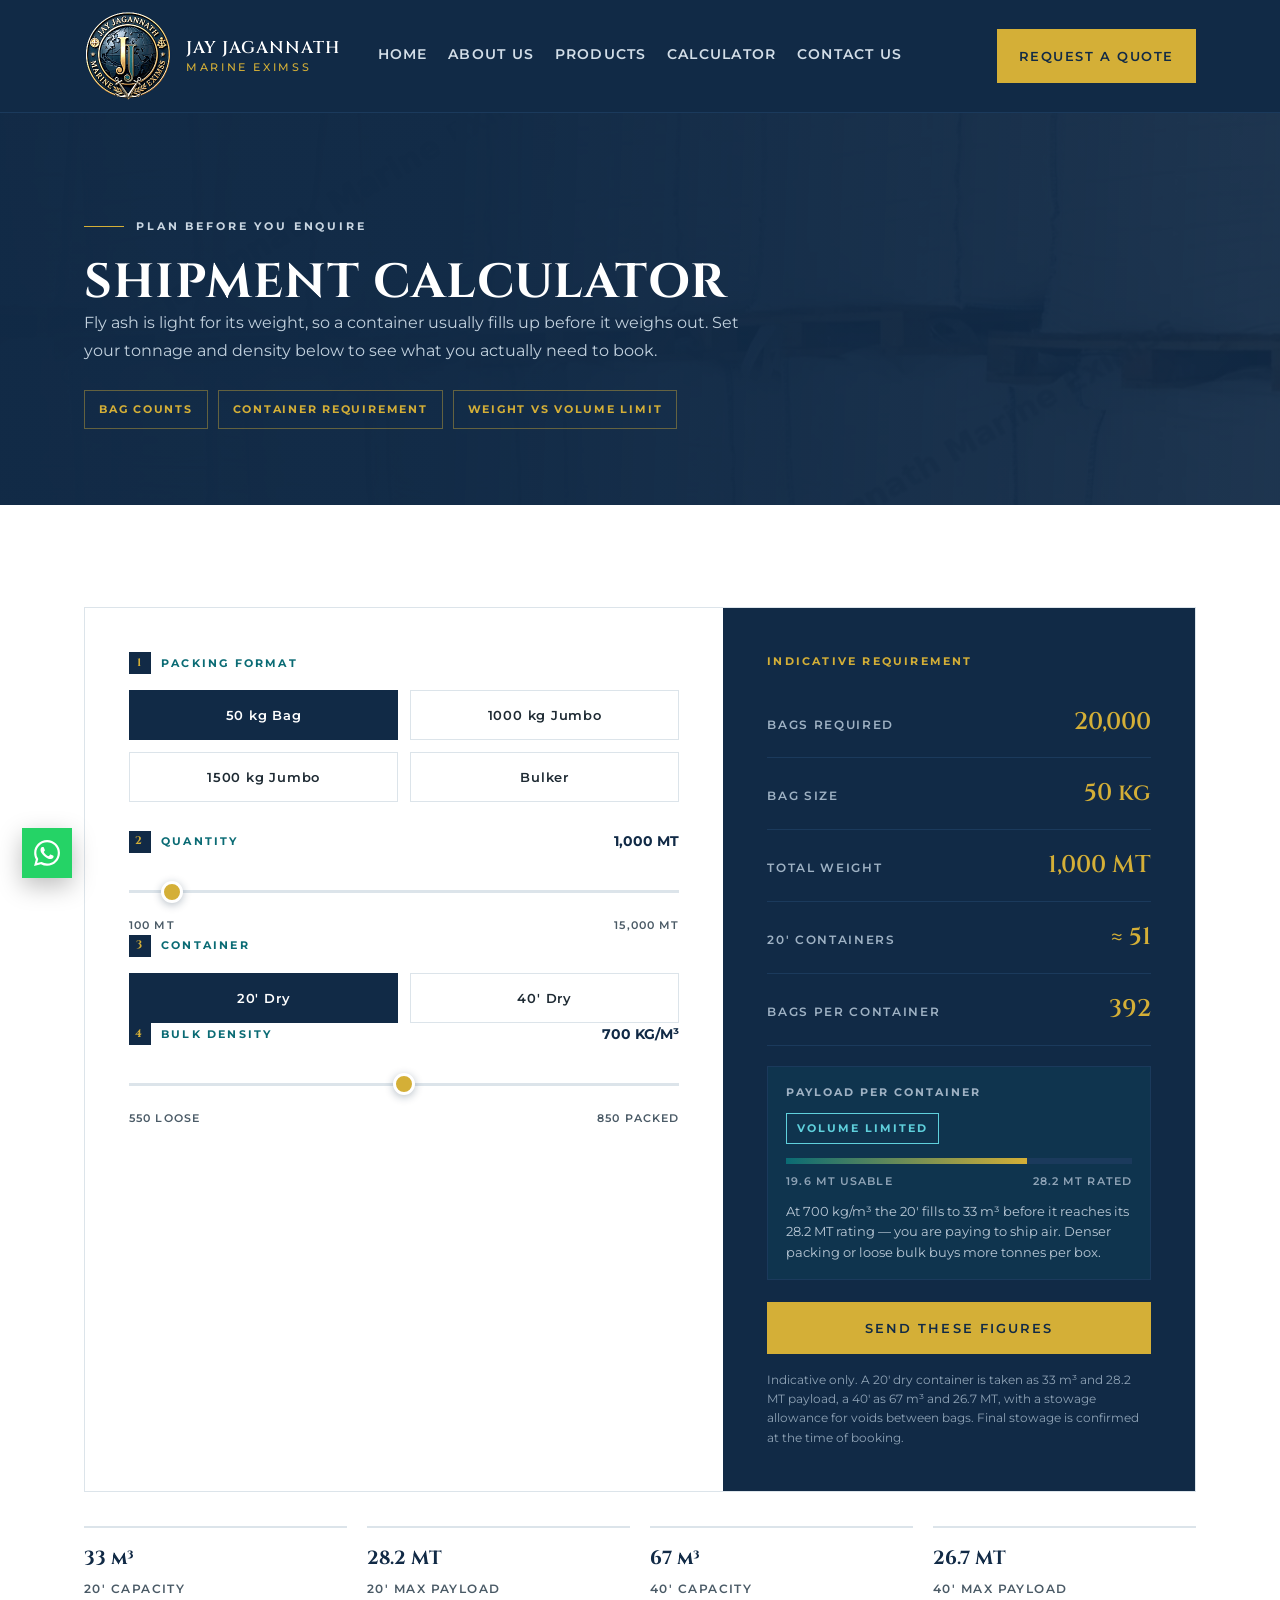
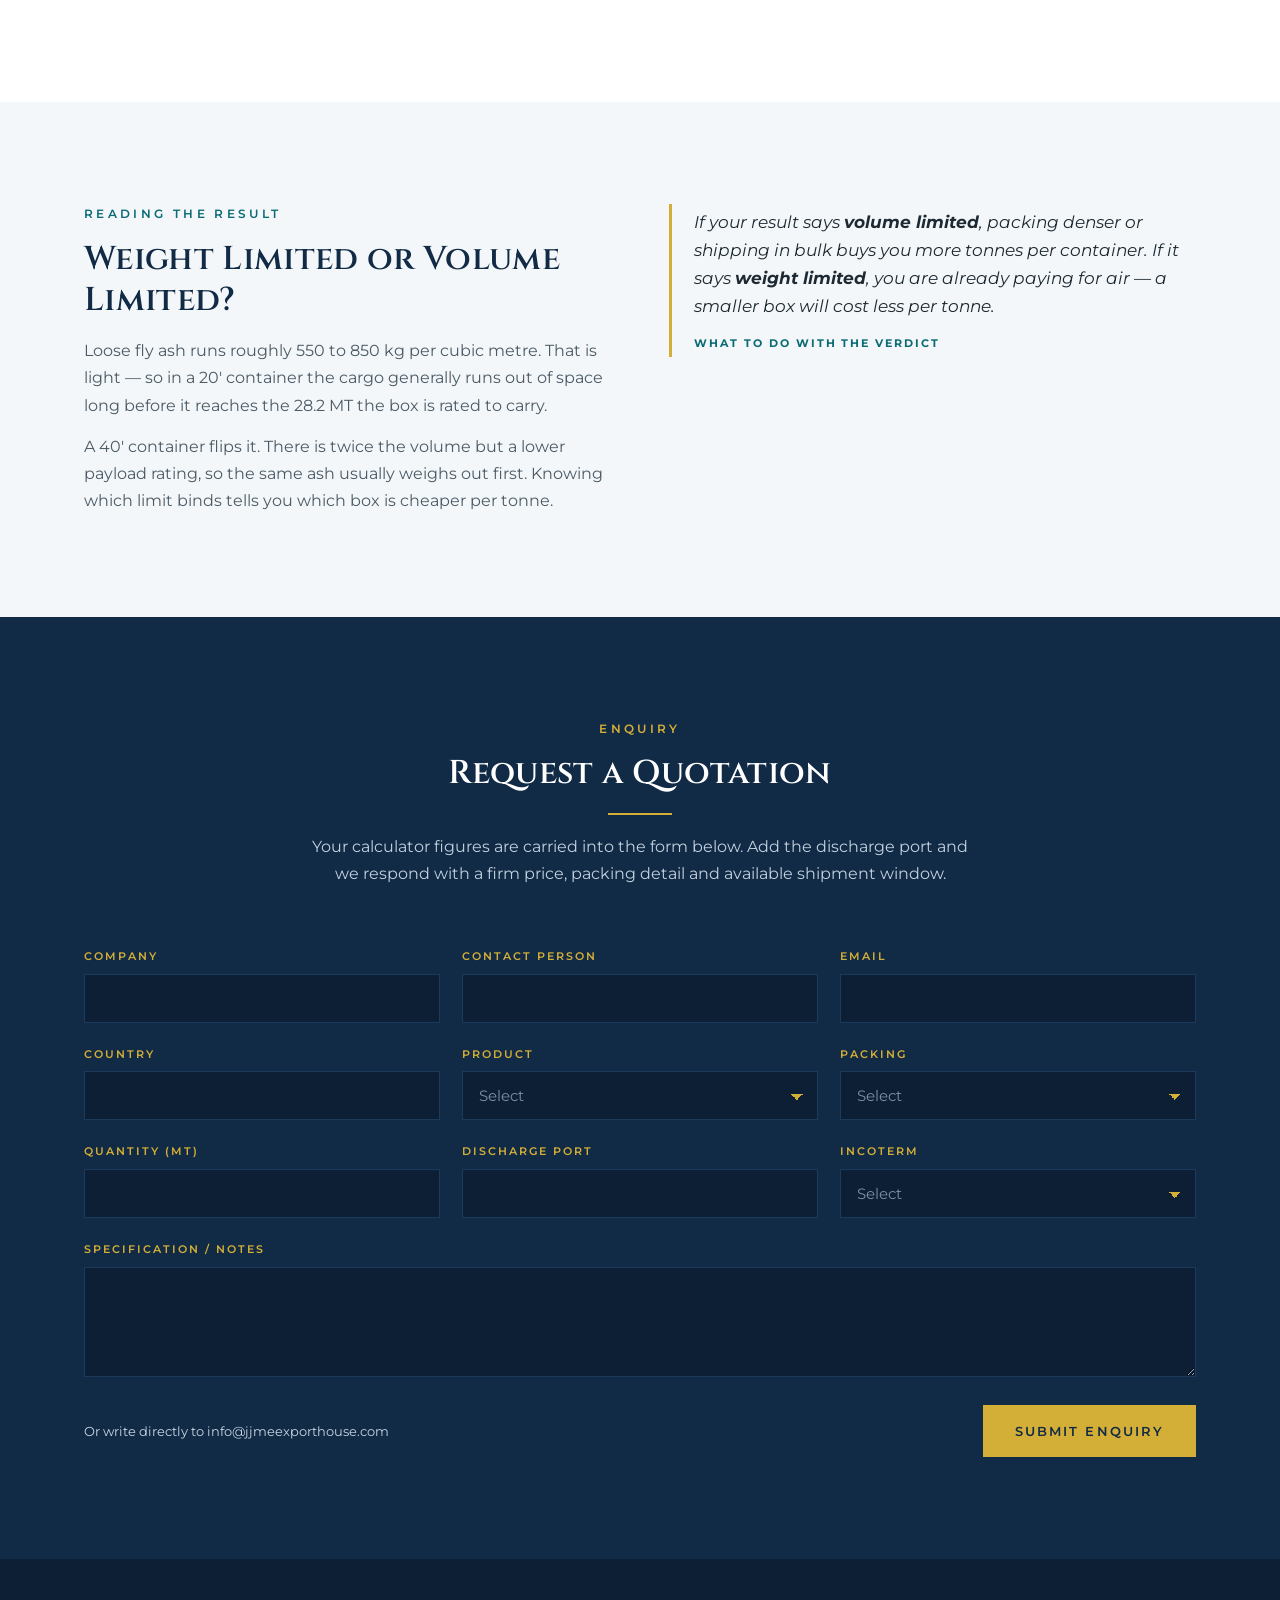
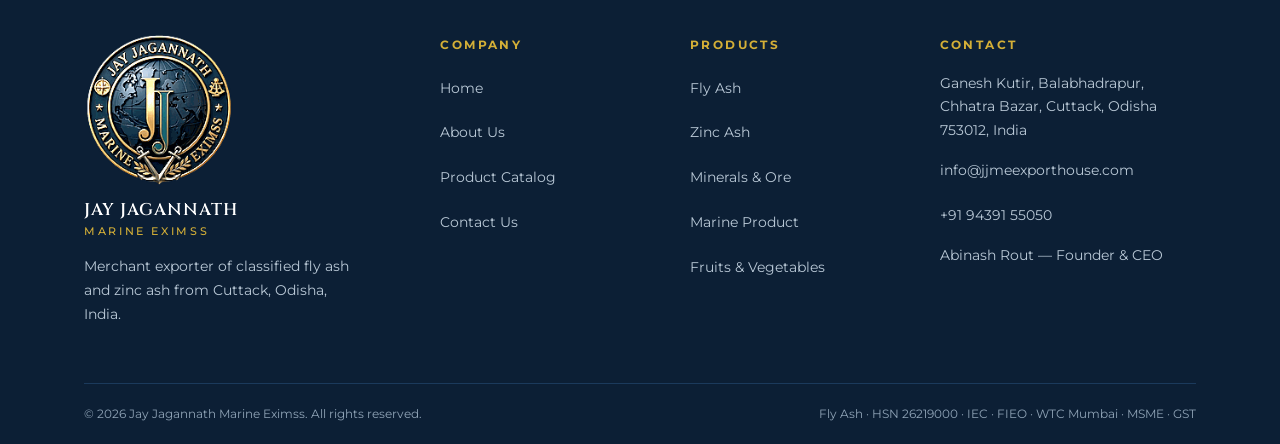
<file: calculator.html>
<!DOCTYPE html>
<html lang="en">
<head>
<meta charset="utf-8">
<meta name="viewport" content="width=device-width, initial-scale=1">
<title>Shipment Calculator — Bags, Containers &amp; Payload | Jay Jagannath Marine Eximss</title>
<meta name="description" content="Work out bag counts, container requirement and payload per container for a fly ash shipment, including whether your load is weight limited or volume limited.">
<meta name="theme-color" content="#112A46">
<link rel="canonical" href="https://www.jayjagannathmarineexim.com/calculator">

<!-- ═══ ICONS ═══ -->
<link rel="icon" type="image/png" sizes="32x32" href="assets/img/favicon-32.png">
<link rel="apple-touch-icon" href="assets/img/apple-touch-icon.png">
<link rel="manifest" href="site.webmanifest">

<!-- ═══ SOCIAL ═══ -->
<meta property="og:type" content="website">
<meta property="og:site_name" content="Jay Jagannath Marine Eximss">
<meta property="og:title" content="Shipment Calculator — Bags, Containers &amp; Payload">
<meta property="og:description" content="Bag counts, container requirement and payload per container for a fly ash shipment.">
<meta property="og:url" content="https://www.jayjagannathmarineexim.com/calculator">
<meta property="og:image" content="https://www.jayjagannathmarineexim.com/assets/img/og-image.jpg">
<meta name="twitter:card" content="summary_large_image">

<!-- ═══ FONTS ═══ -->
<link rel="preconnect" href="https://fonts.googleapis.com">
<link rel="preconnect" href="https://fonts.gstatic.com" crossorigin>
<link href="https://fonts.googleapis.com/css2?family=Cinzel:wght@400;500;600;700&family=Montserrat:wght@400;500;600;700&display=swap" rel="stylesheet">

<!-- ═══ STYLES ═══ -->
<link rel="stylesheet" href="assets/css/styles.css">
</head>
<body>

<div id="prog"></div>

<!-- ═══ HEADER ═══ -->
<header class="hdr">
  <div class="wrap">
    <a class="brand" href="home.html">
      <img src="assets/img/logo.png" srcset="assets/img/logo-56.png 56w, assets/img/logo-64.png 64w, assets/img/logo-88.png 88w, assets/img/logo-128.png 128w, assets/img/logo-176.png 176w, assets/img/logo.png 320w" sizes="(max-width:360px) 50px, (max-width:480px) 56px, (max-width:1080px) 64px, 88px" alt="Jay Jagannath Marine Eximss" width="320" height="320" fetchpriority="high" decoding="async">
      <span class="brand-tx">Jay Jagannath<small>Marine Eximss</small></span>
    </a>
    <nav class="mainnav">
      <a href="home.html">Home</a>
      <a href="about.html">About Us</a>
      <a href="product.html">Products</a>
      <a href="calculator.html" aria-current="page">Calculator</a>
      <a href="contact.html">Contact Us</a>
    </nav>
    <a class="btn btn-gold" href="#enquiry">Request a Quote</a>
    <button id="burger" aria-expanded="false" aria-controls="drawer">Menu</button>
  </div>
  <div id="drawer">
    <a href="home.html">Home</a>
    <a href="about.html">About Us</a>
    <a href="product.html">Products</a>
    <a href="calculator.html">Calculator</a>
    <a href="contact.html">Contact Us</a>
    <a href="#enquiry">Request a Quote</a>
  </div></header>

<!-- ═══ PAGE BANNER ═══ -->
<section class="phero on-navy" id="top">
  <div class="phero-ph">
    <img src="assets/img/jumbo-bag-loading.jpg" alt="" width="1000" height="752" decoding="async">
  </div>
  <div class="wrap">
    <p class="eyebrow up" style="animation-delay:.05s"><i></i>Plan Before You Enquire</p>
    <h1 class="up" style="animation-delay:.14s">Shipment Calculator</h1>
    <p class="lead up" style="animation-delay:.26s">Fly ash is light for its weight, so a container usually fills up before it weighs out. Set your tonnage and density below to see what you actually need to book.</p>
    <div class="pchips up" style="animation-delay:.38s">
      <span>Bag counts</span>
      <span>Container requirement</span>
      <span>Weight vs volume limit</span>
    </div>
  </div>
</section>

<!-- ═══ CALCULATOR ═══ -->
<section class="sec" id="calc">
  <div class="wrap">
    <div class="calc rv">
      <div class="calc-in">
        <p class="calc-step"><i>1</i>Packing Format</p>
        <div class="opts" id="opts">
          <button type="button" class="opt on" data-kg="50">50 kg Bag</button>
          <button type="button" class="opt" data-kg="1000">1000 kg Jumbo</button>
          <button type="button" class="opt" data-kg="1500">1500 kg Jumbo</button>
          <button type="button" class="opt" data-kg="0">Bulker</button>
        </div>

        <p class="calc-step"><i>2</i>Quantity <b><span id="qLab">1,000</span> MT</b></p>
        <input id="qty" type="range" min="100" max="15000" step="100" value="1000" aria-label="Quantity in metric tonnes">
        <div class="ticks"><span>100 MT</span><span>15,000 MT</span></div>

        <div id="ctrGroup">
          <p class="calc-step"><i>3</i>Container</p>
          <div class="seg" id="ctr">
            <button type="button" class="opt on" data-c="20">20′ Dry</button>
            <button type="button" class="opt" data-c="40">40′ Dry</button>
          </div>

          <p class="calc-step"><i>4</i>Bulk Density <b><span id="dLab">700</span> kg/m³</b></p>
          <input id="dens" type="range" min="550" max="850" step="10" value="700" aria-label="Bulk density in kilograms per cubic metre">
          <div class="ticks"><span>550 loose</span><span>850 packed</span></div>
        </div>
      </div>

      <div class="calc-out">
        <p class="calc-lbl" style="color:var(--gold)">Indicative Requirement</p>
        <div class="calc-rows" id="calcRows"></div>

        <div class="cap" id="cap">
          <div class="cap-h">
            <span>Payload per container</span>
            <span class="cap-tag" id="capTag">—</span>
          </div>
          <div class="cap-bar"><span id="capBar"></span></div>
          <div class="cap-lb"><span id="capA">—</span><span id="capB">—</span></div>
          <p id="capNote"></p>
        </div>

        <button class="btn btn-gold" id="calcCta" style="width:100%;margin-top:22px">Send These Figures</button>
        <p class="calc-note">Indicative only. A 20′ dry container is taken as 33 m³ and 28.2 MT payload, a 40′ as 67 m³ and 26.7 MT, with a stowage allowance for voids between bags. Final stowage is confirmed at the time of booking.</p>
      </div>
    </div>

    <div class="assum" data-stagger>
      <div class="rv"><b>33 m³</b><span>20′ capacity</span></div>
      <div class="rv"><b>28.2 MT</b><span>20′ max payload</span></div>
      <div class="rv"><b>67 m³</b><span>40′ capacity</span></div>
      <div class="rv"><b>26.7 MT</b><span>40′ max payload</span></div>
    </div>
  </div>
</section>

<!-- ═══ WHY IT MATTERS ═══ -->
<section class="sec tint" id="why">
  <div class="wrap">
    <div class="why">
      <div class="rv">
        <p class="kicker">Reading the Result</p>
        <h2>Weight Limited or Volume Limited?</h2>
        <p class="lead" style="margin-top:16px">Loose fly ash runs roughly 550 to 850 kg per cubic metre. That is light — so in a 20′ container the cargo generally runs out of space long before it reaches the 28.2 MT the box is rated to carry.</p>
        <p class="lead" style="margin-top:14px">A 40′ container flips it. There is twice the volume but a lower payload rating, so the same ash usually weighs out first. Knowing which limit binds tells you which box is cheaper per tonne.</p>
      </div>
      <div class="rv d1">
        <div class="why-note">
          <p>If your result says <b>volume limited</b>, packing denser or shipping in bulk buys you more tonnes per container. If it says <b>weight limited</b>, you are already paying for air — a smaller box will cost less per tonne.</p>
          <cite>What to do with the verdict</cite>
        </div>
      </div>
    </div>
  </div>
</section>

<!-- ═══ ENQUIRY ═══ -->
<section class="sec navy on-navy" id="enquiry">
  <div class="wrap">
    <div class="sec-head">
      <p class="kicker rv">Enquiry</p>
      <h2 class="rv">Request a Quotation</h2>
      <div class="rule"></div>
      <p class="lead rv d1" style="margin-top:18px">Your calculator figures are carried into the form below. Add the discharge port and we respond with a firm price, packing detail and available shipment window.</p>
    </div>
    <form id="form" novalidate class="rv d1">
      <div class="enq-grid">
        <div class="fld"><label for="a">Company</label><input id="a" name="company" type="text" autocomplete="organization"></div>
        <div class="fld"><label for="b">Contact Person</label><input id="b" name="contactPerson" type="text" autocomplete="name"></div>
        <div class="fld"><label for="c">Email</label><input id="c" name="email" type="email" autocomplete="email"></div>
        <div class="fld"><label for="d">Country</label><input id="d" name="country" type="text" autocomplete="country-name"></div>
        <div class="fld"><label for="e">Product</label><select id="e" name="product">
          <option value="" disabled selected>Select</option>
          <option>Fly Ash — Class F</option><option>Fly Ash — Class C</option><option>Bottom Ash</option>
          <option>Pond Ash</option><option>Zinc Ash</option><option>Other</option></select></div>
        <div class="fld"><label for="f2">Packing</label><select id="f2" name="packing">
          <option value="" disabled selected>Select</option>
          <option>50 kg Bag</option><option>1000 kg Jumbo Bag</option><option>1500 kg Jumbo Bag</option>
          <option>Bulker</option><option>Please Advise</option></select></div>
        <div class="fld"><label for="g">Quantity (MT)</label><input id="g" name="quantityMt" type="number" min="1" inputmode="numeric"></div>
        <div class="fld"><label for="h">Discharge Port</label><input id="h" name="dischargePort" type="text"></div>
        <div class="fld"><label for="i">Incoterm</label><select id="i" name="incoterm">
          <option value="" disabled selected>Select</option>
          <option>FOB</option><option>CFR</option><option>CIF</option><option>EXW</option><option>Please Advise</option></select></div>
        <div class="fld w3"><label for="k">Specification / Notes</label><textarea id="k" name="notes"></textarea></div>
      </div>
      <div class="hp" aria-hidden="true">
        <label for="hp">Website</label>
        <input id="hp" name="website" type="text" tabindex="-1" autocomplete="off">
      </div>
      <div class="enq-foot">
        <p class="enq-note">Or write directly to info@jjmeexporthouse.com</p>
        <button class="btn btn-gold" type="submit">Submit Enquiry</button>
      </div>
      <div class="rcpt" id="rcpt" role="status" aria-live="polite">
        <div class="rcpt-h"><span id="rH">Enquiry Received</span><span id="rT"></span></div>
        <span class="rcpt-r" id="rR">—</span>
        <p id="rL"></p>
      </div>
    </form>
  </div>
</section>

<!-- ═══ FOOTER ═══ -->
<footer class="ft">
  <div class="wrap">
    <div class="ft-grid">
      <div class="ft-brand">
        <a class="ft-lockup" href="home.html">
          <img src="assets/img/logo.png" srcset="assets/img/logo-56.png 56w, assets/img/logo-88.png 88w, assets/img/logo-176.png 176w, assets/img/logo.png 320w" sizes="(max-width:640px) 120px, 150px" alt="Jay Jagannath Marine Eximss" width="320" height="320" loading="lazy" decoding="async">
          <span class="brand-tx">Jay Jagannath<small>Marine Eximss</small></span>
        </a>
        <p style="font-size:14px;max-width:30ch">Merchant exporter of classified fly ash and zinc ash from Cuttack, Odisha, India.</p>
      </div>
      <div><h3>Company</h3><ul>
        <li><a href="home.html">Home</a></li><li><a href="about.html">About Us</a></li><li><a href="product.html">Product Catalog</a></li>
        <li><a href="contact.html">Contact Us</a></li>
      </ul></div>
      <div><h3>Products</h3><ul>
        <li><a href="product.html#flyash">Fly Ash</a></li><li><a href="product.html#zincash">Zinc Ash</a></li>
        <li><a href="product.html#minerals">Minerals &amp; Ore</a></li><li><a href="product.html#marine">Marine Product</a></li>
        <li><a href="product.html#fruits">Fruits &amp; Vegetables</a></li>
      </ul></div>
      <div><h3>Contact</h3><ul>
        <li>Ganesh Kutir, Balabhadrapur, Chhatra Bazar, Cuttack, Odisha 753012, India</li>
        <li><a href="mailto:info@jjmeexporthouse.com">info@jjmeexporthouse.com</a></li>
        <li><a href="tel:+919439155050">+91 94391 55050</a></li>
        <li>Abinash Rout — Founder &amp; CEO</li>
      </ul></div>
    </div>
    <div class="ft-bar">
      <span>© 2026 Jay Jagannath Marine Eximss. All rights reserved.</span>
      <span>Fly Ash · HSN 26219000 · IEC · FIEO · WTC Mumbai · MSME · GST</span>
    </div>
  </div>
</footer>

<!-- ═══ WHATSAPP ═══ -->
<a class="wa" href="https://wa.me/919439155050?text=Hello%20Jay%20Jagannath%20Marine%20Eximss%2C%20I%20would%20like%20a%20quotation."
   target="_blank" rel="noopener" aria-label="Chat with us on WhatsApp">
  <svg viewBox="0 0 24 24" fill="currentColor" aria-hidden="true" focusable="false"><path d="M17.472 14.382c-.297-.149-1.758-.867-2.03-.967-.273-.099-.471-.148-.67.15-.197.297-.767.966-.94 1.164-.173.199-.347.223-.644.075-.297-.15-1.255-.463-2.39-1.475-.883-.788-1.48-1.761-1.653-2.059-.173-.297-.018-.458.13-.606.134-.133.298-.347.446-.52.149-.174.198-.298.298-.497.099-.198.05-.371-.025-.52-.075-.149-.669-1.612-.916-2.207-.242-.579-.487-.5-.669-.51-.173-.008-.371-.01-.57-.01-.198 0-.52.074-.792.372-.272.297-1.04 1.016-1.04 2.479 0 1.462 1.065 2.875 1.213 3.074.149.198 2.096 3.2 5.077 4.487.709.306 1.262.489 1.694.625.712.227 1.36.195 1.872.118.571-.085 1.758-.719 2.006-1.413.248-.694.248-1.289.173-1.413-.074-.124-.272-.198-.57-.347M12.05 21.785h-.004a9.87 9.87 0 0 1-5.031-1.378l-.361-.214-3.741.982.998-3.648-.235-.374a9.86 9.86 0 0 1-1.51-5.26c.001-5.45 4.436-9.884 9.888-9.884 2.64 0 5.122 1.03 6.988 2.898a9.825 9.825 0 0 1 2.893 6.994c-.003 5.45-4.437 9.884-9.885 9.884m8.413-18.297A11.815 11.815 0 0 0 12.05 0C5.495 0 .16 5.335.157 11.892c0 2.096.547 4.142 1.588 5.945L.057 24l6.305-1.654a11.882 11.882 0 0 0 5.683 1.448h.005c6.554 0 11.89-5.335 11.893-11.893a11.821 11.821 0 0 0-3.48-8.413Z"/></svg>
</a>

<button id="top-btn" aria-label="Back to top">
  <svg width="18" height="18" viewBox="0 0 18 18" fill="none" stroke="currentColor" stroke-width="2"><path d="M9 15V4M3.5 9.5L9 4l5.5 5.5"/></svg>
</button>

<script src="assets/js/product.js"></script>
<script src="assets/js/calculator.js"></script>
<script src="assets/js/email-check.js"></script>
<script src="assets/js/enquiry.js"></script>
</body>
</html>
</file>
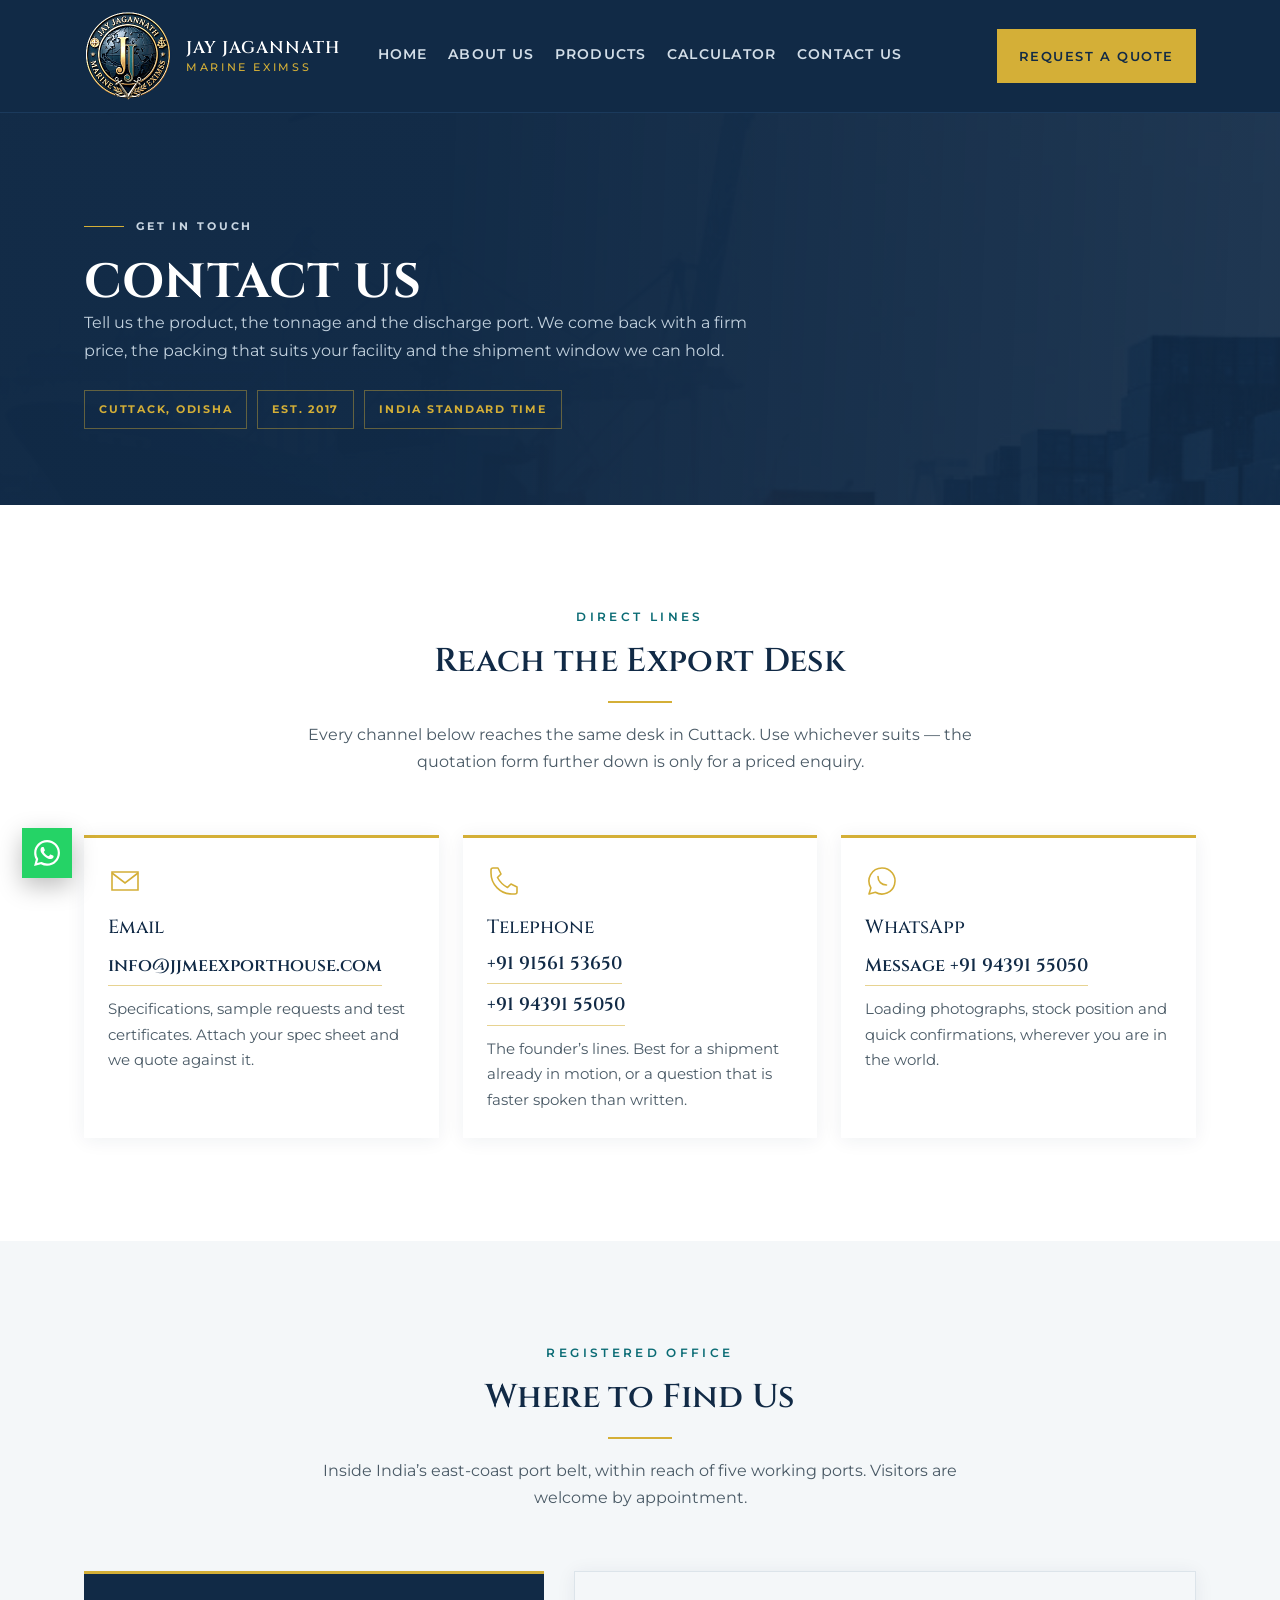
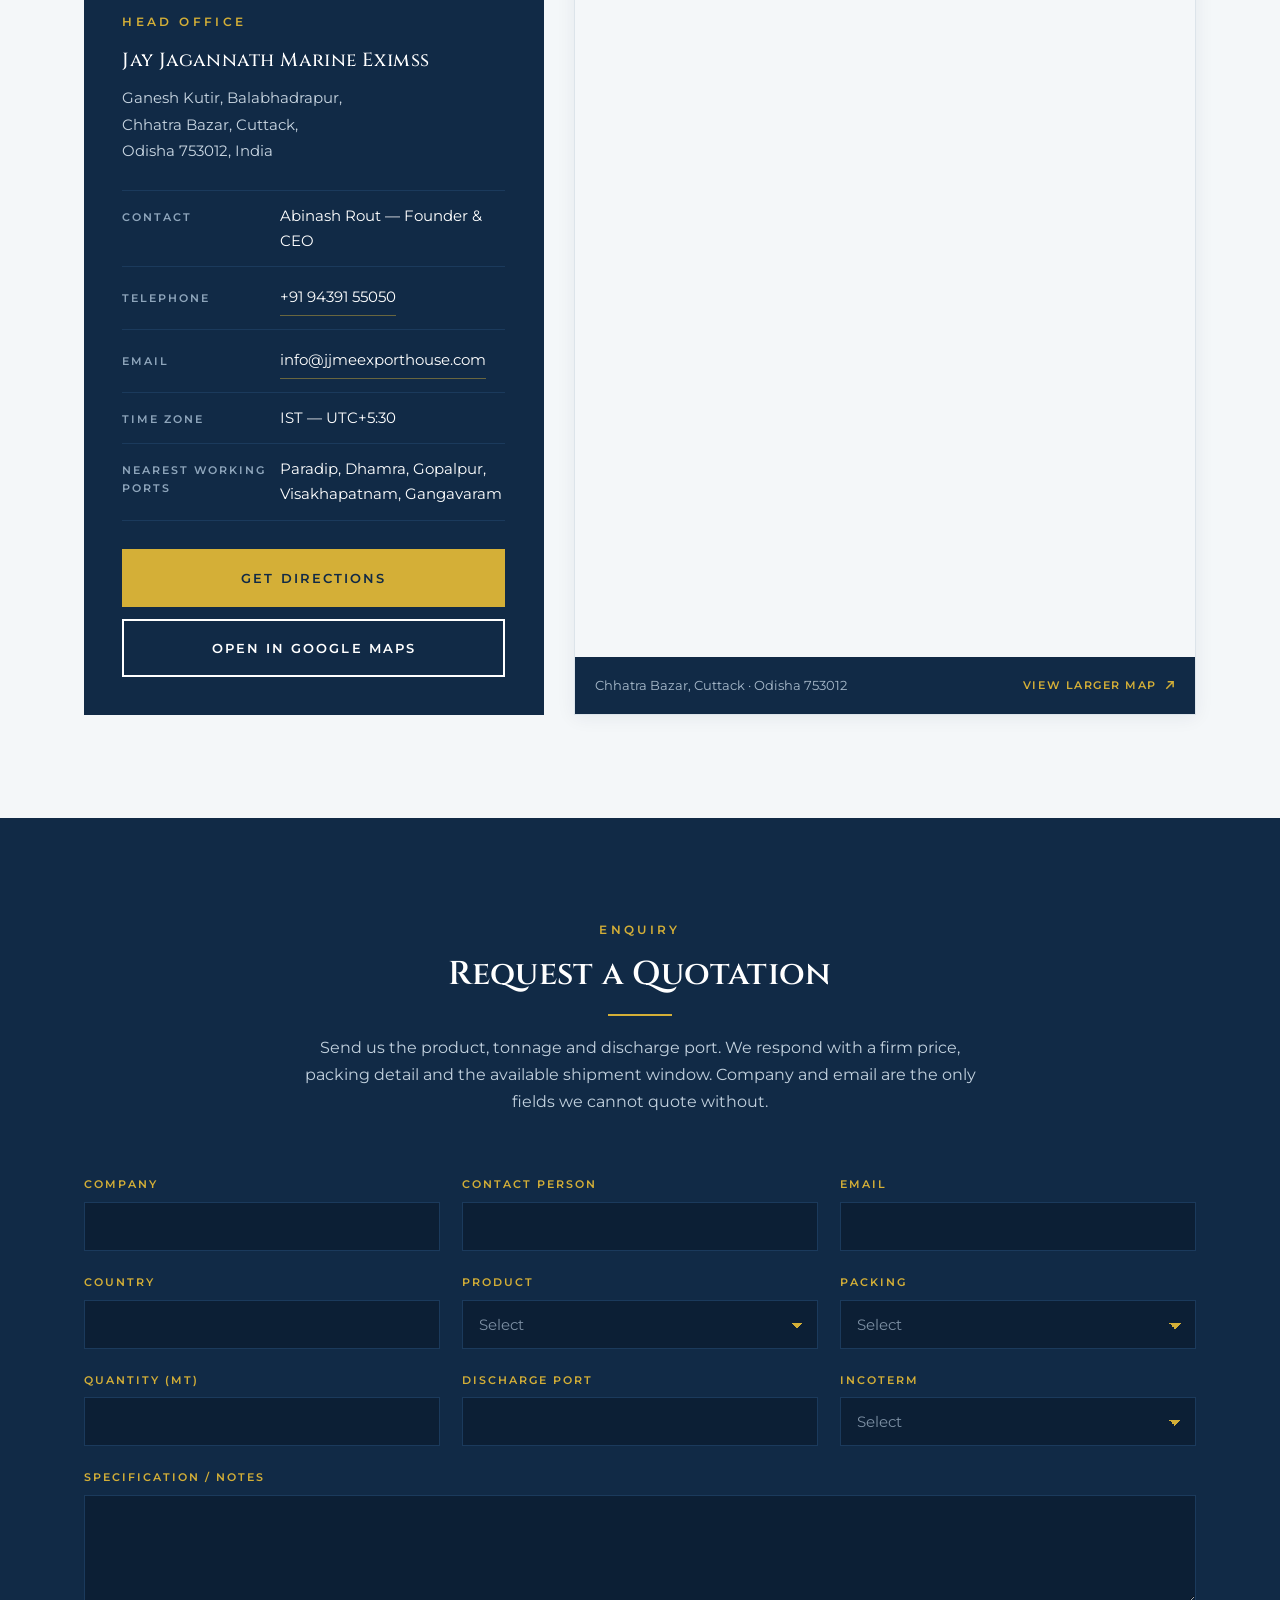
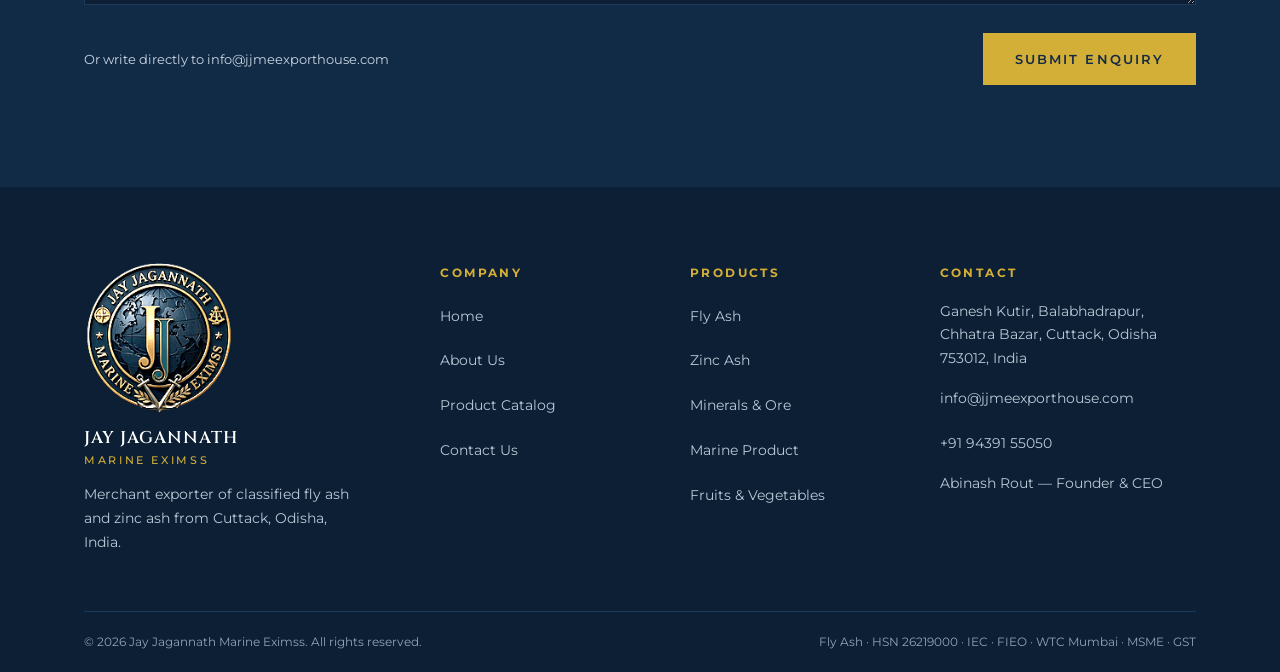
<file: contact.html>
<!DOCTYPE html>
<html lang="en">
<head>
<meta charset="utf-8">
<meta name="viewport" content="width=device-width, initial-scale=1">
<title>Contact Us — Enquiries, Office &amp; Map | Jay Jagannath Marine Eximss</title>
<meta name="description" content="Contact Jay Jagannath Marine Eximss in Cuttack, Odisha — email, telephone, WhatsApp, our registered office on the map, and a quotation request form for fly ash and zinc ash.">
<meta name="theme-color" content="#112A46">
<link rel="canonical" href="https://www.jayjagannathmarineexim.com/contact">

<!-- ═══ ICONS ═══ -->
<link rel="icon" type="image/png" sizes="32x32" href="assets/img/favicon-32.png">
<link rel="apple-touch-icon" href="assets/img/apple-touch-icon.png">
<link rel="manifest" href="site.webmanifest">

<!-- ═══ SOCIAL ═══ -->
<meta property="og:type" content="website">
<meta property="og:site_name" content="Jay Jagannath Marine Eximss">
<meta property="og:title" content="Contact Us — Jay Jagannath Marine Eximss">
<meta property="og:description" content="Email, telephone, WhatsApp, our office in Cuttack on the map, and a quotation request form.">
<meta property="og:url" content="https://www.jayjagannathmarineexim.com/contact">
<meta property="og:image" content="https://www.jayjagannathmarineexim.com/assets/img/og-image.jpg">
<meta name="twitter:card" content="summary_large_image">

<!-- ═══ FONTS ═══ -->
<link rel="preconnect" href="https://fonts.googleapis.com">
<link rel="preconnect" href="https://fonts.gstatic.com" crossorigin>
<link href="https://fonts.googleapis.com/css2?family=Cinzel:wght@400;500;600;700&family=Montserrat:wght@400;500;600;700&display=swap" rel="stylesheet">

<!-- ═══ STYLES ═══ -->
<link rel="stylesheet" href="assets/css/styles.css">
</head>
<body>

<div id="prog"></div>

<!-- ═══ HEADER ═══ -->
<header class="hdr">
  <div class="wrap">
    <a class="brand" href="home.html">
      <img src="assets/img/logo.png" srcset="assets/img/logo-56.png 56w, assets/img/logo-64.png 64w, assets/img/logo-88.png 88w, assets/img/logo-128.png 128w, assets/img/logo-176.png 176w, assets/img/logo.png 320w" sizes="(max-width:360px) 50px, (max-width:480px) 56px, (max-width:1080px) 64px, 88px" alt="Jay Jagannath Marine Eximss" width="320" height="320" fetchpriority="high" decoding="async">
      <span class="brand-tx">Jay Jagannath<small>Marine Eximss</small></span>
    </a>
    <nav class="mainnav">
      <a href="home.html">Home</a>
      <a href="about.html">About Us</a>
      <a href="product.html">Products</a>
      <a href="calculator.html">Calculator</a>
      <a href="contact.html" aria-current="page">Contact Us</a>
    </nav>
    <a class="btn btn-gold" href="#enquiry">Request a Quote</a>
    <button id="burger" aria-expanded="false" aria-controls="drawer">Menu</button>
  </div>
  <div id="drawer">
    <a href="home.html">Home</a>
    <a href="about.html">About Us</a>
    <a href="product.html">Products</a>
    <a href="calculator.html">Calculator</a>
    <a href="contact.html">Contact Us</a>
    <a href="#enquiry">Request a Quote</a>
  </div></header>

<!-- ═══ PAGE BANNER ═══ -->
<section class="phero on-navy" id="top">
  <div class="phero-ph">
    <img src="assets/img/port-multimodal.jpg" alt="" width="612" height="399" decoding="async">
  </div>
  <div class="wrap">
    <p class="eyebrow up" style="animation-delay:.05s"><i></i>Get in Touch</p>
    <h1 class="up" style="animation-delay:.14s">Contact Us</h1>
    <p class="lead up" style="animation-delay:.26s">Tell us the product, the tonnage and the discharge port. We come back with a firm price, the packing that suits your facility and the shipment window we can hold.</p>
    <div class="pchips up" style="animation-delay:.38s">
      <span>Cuttack, Odisha</span>
      <span>Est. 2017</span>
      <span>India Standard Time</span>
    </div>
  </div>
</section>

<!-- ═══ CHANNELS ═══ -->
<!-- Three ways in, given equal weight and put above the form on purpose: a
     buyer with one quick question should not have to fill in a quotation
     request to ask it. -->
<section class="sec" id="channels">
  <div class="wrap">
    <div class="sec-head">
      <p class="kicker rv">Direct Lines</p>
      <h2 class="rv">Reach the Export Desk</h2>
      <div class="rule"></div>
      <p class="lead rv d1" style="margin-top:18px">Every channel below reaches the same desk in Cuttack. Use whichever suits — the quotation form further down is only for a priced enquiry.</p>
    </div>
    <div class="ccards" data-stagger>

      <div class="mv-card rv">
        <svg width="34" height="34" viewBox="0 0 34 34" fill="none" stroke="#D4AF37" stroke-width="1.6" aria-hidden="true">
          <path d="M4 8h26v18H4z"/><path d="M4 9l13 10L30 9"/>
        </svg>
        <h3>Email</h3>
        <a class="ccard-v" href="mailto:info@jjmeexporthouse.com">info@jjmeexporthouse.com</a>
        <p>Specifications, sample requests and test certificates. Attach your spec sheet and we quote against it.</p>
      </div>

      <div class="mv-card rv">
        <svg width="34" height="34" viewBox="0 0 34 34" fill="none" stroke="#D4AF37" stroke-width="1.6" aria-hidden="true">
          <path d="M11 4H6a2 2 0 00-2 2v3c0 11.6 9.4 21 21 21h3a2 2 0 002-2v-5l-6-3-3.5 3.5A24 24 0 0110.5 13.5L14 10z" stroke-linejoin="round"/>
        </svg>
        <h3>Telephone</h3>
        <!-- two lines, so each gets its own gold rule rather than the pair
             running together on one wrapped line -->
        <div class="ccard-nums">
          <a class="ccard-v" href="tel:+919156153650">+91 91561 53650</a>
          <a class="ccard-v" href="tel:+919439155050">+91 94391 55050</a>
        </div>
        <p>The founder&rsquo;s lines. Best for a shipment already in motion, or a question that is faster spoken than written.</p>
      </div>

      <div class="mv-card rv">
        <svg width="34" height="34" viewBox="0 0 34 34" fill="none" stroke="#D4AF37" stroke-width="1.6" aria-hidden="true">
          <path d="M17 4a13 13 0 00-11.1 19.8L4 30l6.4-1.8A13 13 0 1017 4z" stroke-linejoin="round"/>
          <path d="M13 12.5c0 5 3.5 8.5 8.5 8.5" stroke-linecap="round"/>
        </svg>
        <h3>WhatsApp</h3>
        <a class="ccard-v" href="https://wa.me/919439155050?text=Hello%20Jay%20Jagannath%20Marine%20Eximss%2C%20I%20would%20like%20to%20enquire%20about%20fly%20ash." target="_blank" rel="noopener noreferrer">Message +91 94391 55050</a>
        <p>Loading photographs, stock position and quick confirmations, wherever you are in the world.</p>
      </div>

    </div>
  </div>
</section>

<!-- ═══ FIND US ═══ -->
<section class="sec tint" id="visit">
  <div class="wrap">
    <div class="sec-head">
      <p class="kicker rv">Registered Office</p>
      <h2 class="rv">Where to Find Us</h2>
      <div class="rule"></div>
      <p class="lead rv d1" style="margin-top:18px">Inside India&rsquo;s east-coast port belt, within reach of five working ports. Visitors are welcome by appointment.</p>
    </div>

    <div class="visit">
      <div class="visit-card rv on-navy">
        <p class="kicker">Head Office</p>
        <h3>Jay Jagannath Marine Eximss</h3>
        <address>Ganesh Kutir, Balabhadrapur,<br>Chhatra Bazar, Cuttack,<br>Odisha 753012, India</address>
        <dl class="visit-meta">
          <div><dt>Contact</dt><dd>Abinash Rout — Founder &amp; CEO</dd></div>
          <div><dt>Telephone</dt><dd><a href="tel:+919439155050">+91 94391 55050</a></dd></div>
          <div><dt>Email</dt><dd><a href="mailto:info@jjmeexporthouse.com">info@jjmeexporthouse.com</a></dd></div>
          <div><dt>Time Zone</dt><dd>IST — UTC+5:30</dd></div>
          <div><dt>Nearest Working Ports</dt><dd>Paradip, Dhamra, Gopalpur, Visakhapatnam, Gangavaram</dd></div>
        </dl>
        <div class="visit-acts">
          <a class="btn btn-gold" href="https://www.google.com/maps/dir/?api=1&amp;destination=20.458048%2C85.891081" target="_blank" rel="noopener noreferrer">Get Directions</a>
          <a class="btn btn-out" href="https://www.google.com/maps/search/?api=1&amp;query=20.458048%2C85.891081" target="_blank" rel="noopener noreferrer">Open in Google Maps</a>
        </div>
      </div>

      <!-- Pinned by coordinate, not by the postal address. Geocoding
           "Ganesh Kutir, Balabhadrapur, Chhatra Bazar" put the marker on the
           locality rather than the door; 20.458048, 85.891081 is the place
           itself, and every map link on the site now carries the same pair so
           the embed, Directions and Open in Google Maps all land together. -->
      <figure class="visit-map rv d1">
        <iframe
          title="Google map showing the location of Jay Jagannath Marine Eximss at Chhatra Bazar, Cuttack, Odisha"
          src="https://www.google.com/maps?q=20.458048%2C85.891081&amp;z=17&amp;hl=en&amp;output=embed"
          loading="lazy" referrerpolicy="no-referrer-when-downgrade" allowfullscreen></iframe>
        <figcaption>
          <span>Chhatra Bazar, Cuttack · Odisha 753012</span>
          <a href="https://www.google.com/maps/search/?api=1&amp;query=20.458048%2C85.891081" target="_blank" rel="noopener noreferrer">View larger map<svg width="11" height="11" viewBox="0 0 12 12" fill="none" stroke="currentColor" stroke-width="1.6" aria-hidden="true"><path d="M4 2h6v6M10 2L2.5 9.5"/></svg></a>
        </figcaption>
      </figure>
    </div>
  </div>
</section>

<!-- ═══ ENQUIRY ═══ -->
<!-- Same ids as the forms on the home and calculator pages, because enquiry.js
     drives all three from one implementation. Changing an id here silently
     breaks the submission. -->
<section class="sec navy on-navy" id="enquiry">
  <div class="wrap">
    <div class="sec-head">
      <p class="kicker rv">Enquiry</p>
      <h2 class="rv">Request a Quotation</h2>
      <div class="rule"></div>
      <p class="lead rv d1" style="margin-top:18px">Send us the product, tonnage and discharge port. We respond with a firm price, packing detail and the available shipment window. Company and email are the only fields we cannot quote without.</p>
    </div>
    <form id="form" novalidate class="rv d1">
      <div class="enq-grid">
        <div class="fld"><label for="a">Company</label><input id="a" name="company" type="text" autocomplete="organization"></div>
        <div class="fld"><label for="b">Contact Person</label><input id="b" name="contactPerson" type="text" autocomplete="name"></div>
        <div class="fld"><label for="c">Email</label><input id="c" name="email" type="email" autocomplete="email"></div>
        <div class="fld"><label for="d">Country</label><input id="d" name="country" type="text" autocomplete="country-name"></div>
        <div class="fld"><label for="e">Product</label><select id="e" name="product">
          <option value="" disabled selected>Select</option>
          <option>Fly Ash — Class F</option><option>Fly Ash — Class C</option><option>Bottom Ash</option>
          <option>Pond Ash</option><option>Zinc Ash</option><option>Other</option></select></div>
        <div class="fld"><label for="f2">Packing</label><select id="f2" name="packing">
          <option value="" disabled selected>Select</option>
          <option>50 kg Bag</option><option>1000 kg Jumbo Bag</option><option>1500 kg Jumbo Bag</option>
          <option>Bulker</option><option>Please Advise</option></select></div>
        <div class="fld"><label for="g">Quantity (MT)</label><input id="g" name="quantityMt" type="number" min="1" inputmode="numeric"></div>
        <div class="fld"><label for="h">Discharge Port</label><input id="h" name="dischargePort" type="text"></div>
        <div class="fld"><label for="i">Incoterm</label><select id="i" name="incoterm">
          <option value="" disabled selected>Select</option>
          <option>FOB</option><option>CFR</option><option>CIF</option><option>EXW</option><option>Please Advise</option></select></div>
        <div class="fld w3"><label for="k">Specification / Notes</label><textarea id="k" name="notes"></textarea></div>
      </div>
      <div class="hp" aria-hidden="true">
        <label for="hp">Website</label>
        <input id="hp" name="website" type="text" tabindex="-1" autocomplete="off">
      </div>
      <div class="enq-foot">
        <p class="enq-note">Or write directly to info@jjmeexporthouse.com</p>
        <button class="btn btn-gold" type="submit">Submit Enquiry</button>
      </div>
      <div class="rcpt" id="rcpt" role="status" aria-live="polite">
        <div class="rcpt-h"><span id="rH">Enquiry Received</span><span id="rT"></span></div>
        <span class="rcpt-r" id="rR">—</span>
        <p id="rL"></p>
      </div>
    </form>
  </div>
</section>


<!-- ═══ FOOTER ═══ -->
<footer class="ft">
  <div class="wrap">
    <div class="ft-grid">
      <div class="ft-brand">
        <a class="ft-lockup" href="home.html">
          <img src="assets/img/logo.png" srcset="assets/img/logo-56.png 56w, assets/img/logo-88.png 88w, assets/img/logo-176.png 176w, assets/img/logo.png 320w" sizes="(max-width:640px) 120px, 150px" alt="Jay Jagannath Marine Eximss" width="320" height="320" loading="lazy" decoding="async">
          <span class="brand-tx">Jay Jagannath<small>Marine Eximss</small></span>
        </a>
        <p style="font-size:14px;max-width:30ch">Merchant exporter of classified fly ash and zinc ash from Cuttack, Odisha, India.</p>
      </div>
      <div><h3>Company</h3><ul>
        <li><a href="home.html">Home</a></li><li><a href="about.html">About Us</a></li><li><a href="product.html">Product Catalog</a></li>
        <li><a href="contact.html">Contact Us</a></li>
      </ul></div>
      <div><h3>Products</h3><ul>
        <li><a href="product.html#flyash">Fly Ash</a></li><li><a href="product.html#zincash">Zinc Ash</a></li>
        <li><a href="product.html#minerals">Minerals &amp; Ore</a></li><li><a href="product.html#marine">Marine Product</a></li>
        <li><a href="product.html#fruits">Fruits &amp; Vegetables</a></li>
      </ul></div>
      <div><h3>Contact</h3><ul>
        <li>Ganesh Kutir, Balabhadrapur, Chhatra Bazar, Cuttack, Odisha 753012, India</li>
        <li><a href="mailto:info@jjmeexporthouse.com">info@jjmeexporthouse.com</a></li>
        <li><a href="tel:+919439155050">+91 94391 55050</a></li>
        <li>Abinash Rout — Founder &amp; CEO</li>
      </ul></div>
    </div>
    <div class="ft-bar">
      <span>© 2026 Jay Jagannath Marine Eximss. All rights reserved.</span>
      <span>Fly Ash · HSN 26219000 · IEC · FIEO · WTC Mumbai · MSME · GST</span>
    </div>
  </div>
</footer>

<!-- ═══ WHATSAPP ═══ -->
<a class="wa" href="https://wa.me/919439155050?text=Hello%20Jay%20Jagannath%20Marine%20Eximss%2C%20I%20would%20like%20to%20enquire%20about%20fly%20ash."
   target="_blank" rel="noopener" aria-label="Chat with us on WhatsApp">
  <svg viewBox="0 0 24 24" fill="currentColor" aria-hidden="true" focusable="false"><path d="M17.472 14.382c-.297-.149-1.758-.867-2.03-.967-.273-.099-.471-.148-.67.15-.197.297-.767.966-.94 1.164-.173.199-.347.223-.644.075-.297-.15-1.255-.463-2.39-1.475-.883-.788-1.48-1.761-1.653-2.059-.173-.297-.018-.458.13-.606.134-.133.298-.347.446-.52.149-.174.198-.298.298-.497.099-.198.05-.371-.025-.52-.075-.149-.669-1.612-.916-2.207-.242-.579-.487-.5-.669-.51-.173-.008-.371-.01-.57-.01-.198 0-.52.074-.792.372-.272.297-1.04 1.016-1.04 2.479 0 1.462 1.065 2.875 1.213 3.074.149.198 2.096 3.2 5.077 4.487.709.306 1.262.489 1.694.625.712.227 1.36.195 1.872.118.571-.085 1.758-.719 2.006-1.413.248-.694.248-1.289.173-1.413-.074-.124-.272-.198-.57-.347M12.05 21.785h-.004a9.87 9.87 0 0 1-5.031-1.378l-.361-.214-3.741.982.998-3.648-.235-.374a9.86 9.86 0 0 1-1.51-5.26c.001-5.45 4.436-9.884 9.888-9.884 2.64 0 5.122 1.03 6.988 2.898a9.825 9.825 0 0 1 2.893 6.994c-.003 5.45-4.437 9.884-9.885 9.884m8.413-18.297A11.815 11.815 0 0 0 12.05 0C5.495 0 .16 5.335.157 11.892c0 2.096.547 4.142 1.588 5.945L.057 24l6.305-1.654a11.882 11.882 0 0 0 5.683 1.448h.005c6.554 0 11.89-5.335 11.893-11.893a11.821 11.821 0 0 0-3.48-8.413Z"/></svg>
</a>

<button id="top-btn" aria-label="Back to top">
  <svg width="18" height="18" viewBox="0 0 18 18" fill="none" stroke="currentColor" stroke-width="2"><path d="M9 15V4M3.5 9.5L9 4l5.5 5.5"/></svg>
</button>

<script src="assets/js/product.js"></script>
<script src="assets/js/email-check.js"></script>
<script src="assets/js/enquiry.js"></script>
</body>
</html>
</file>
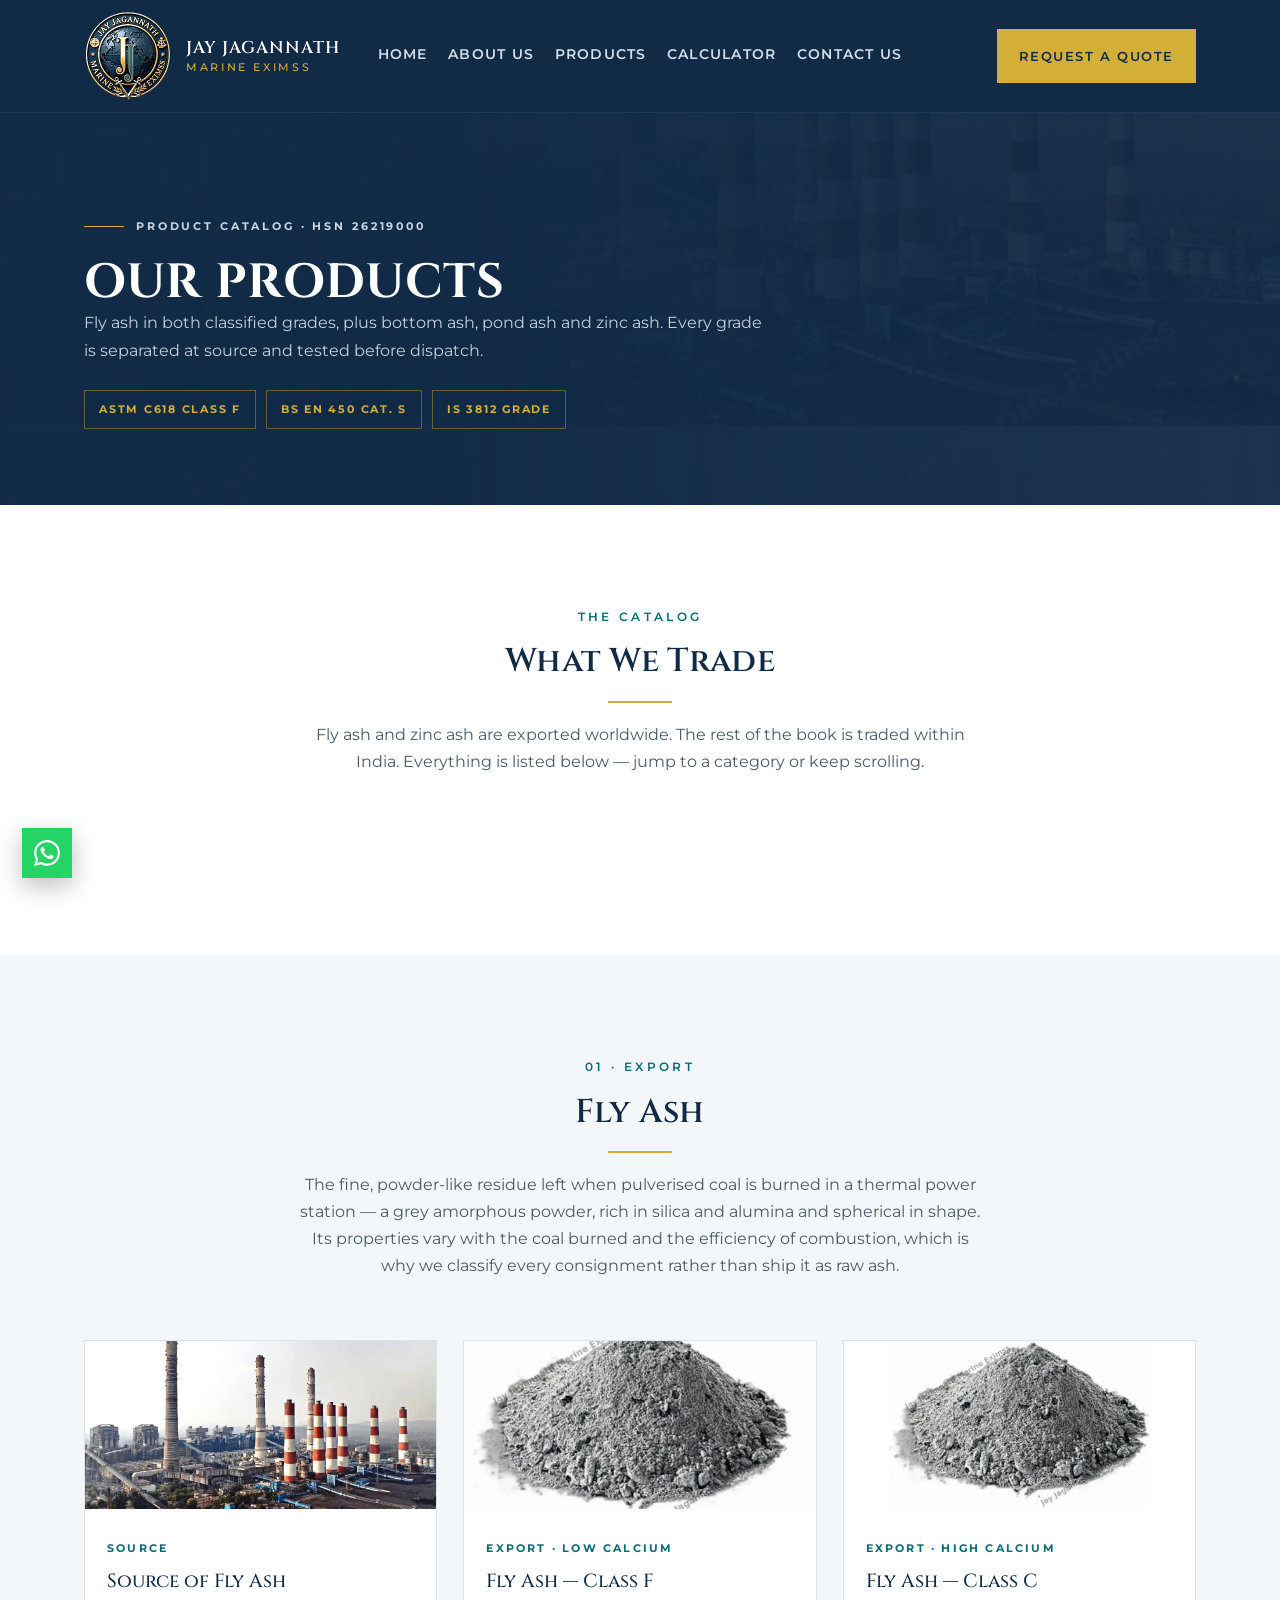
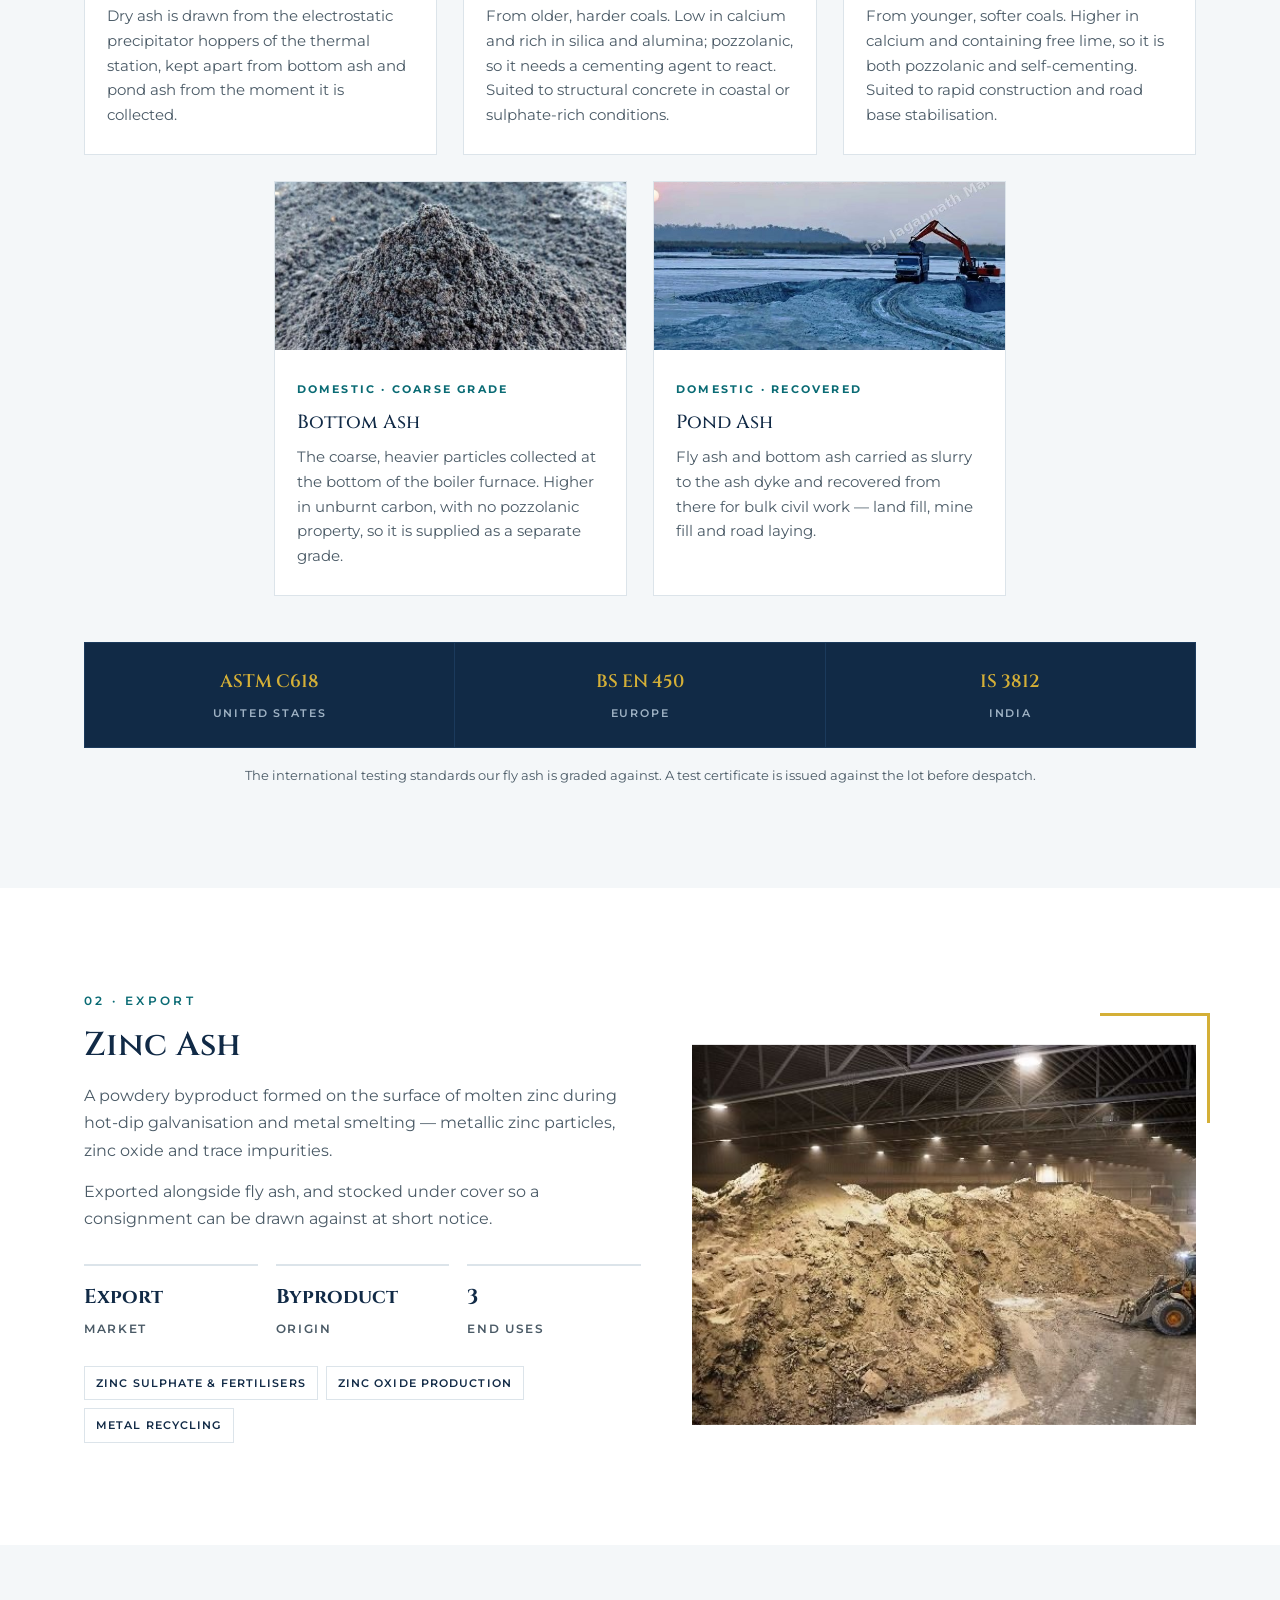
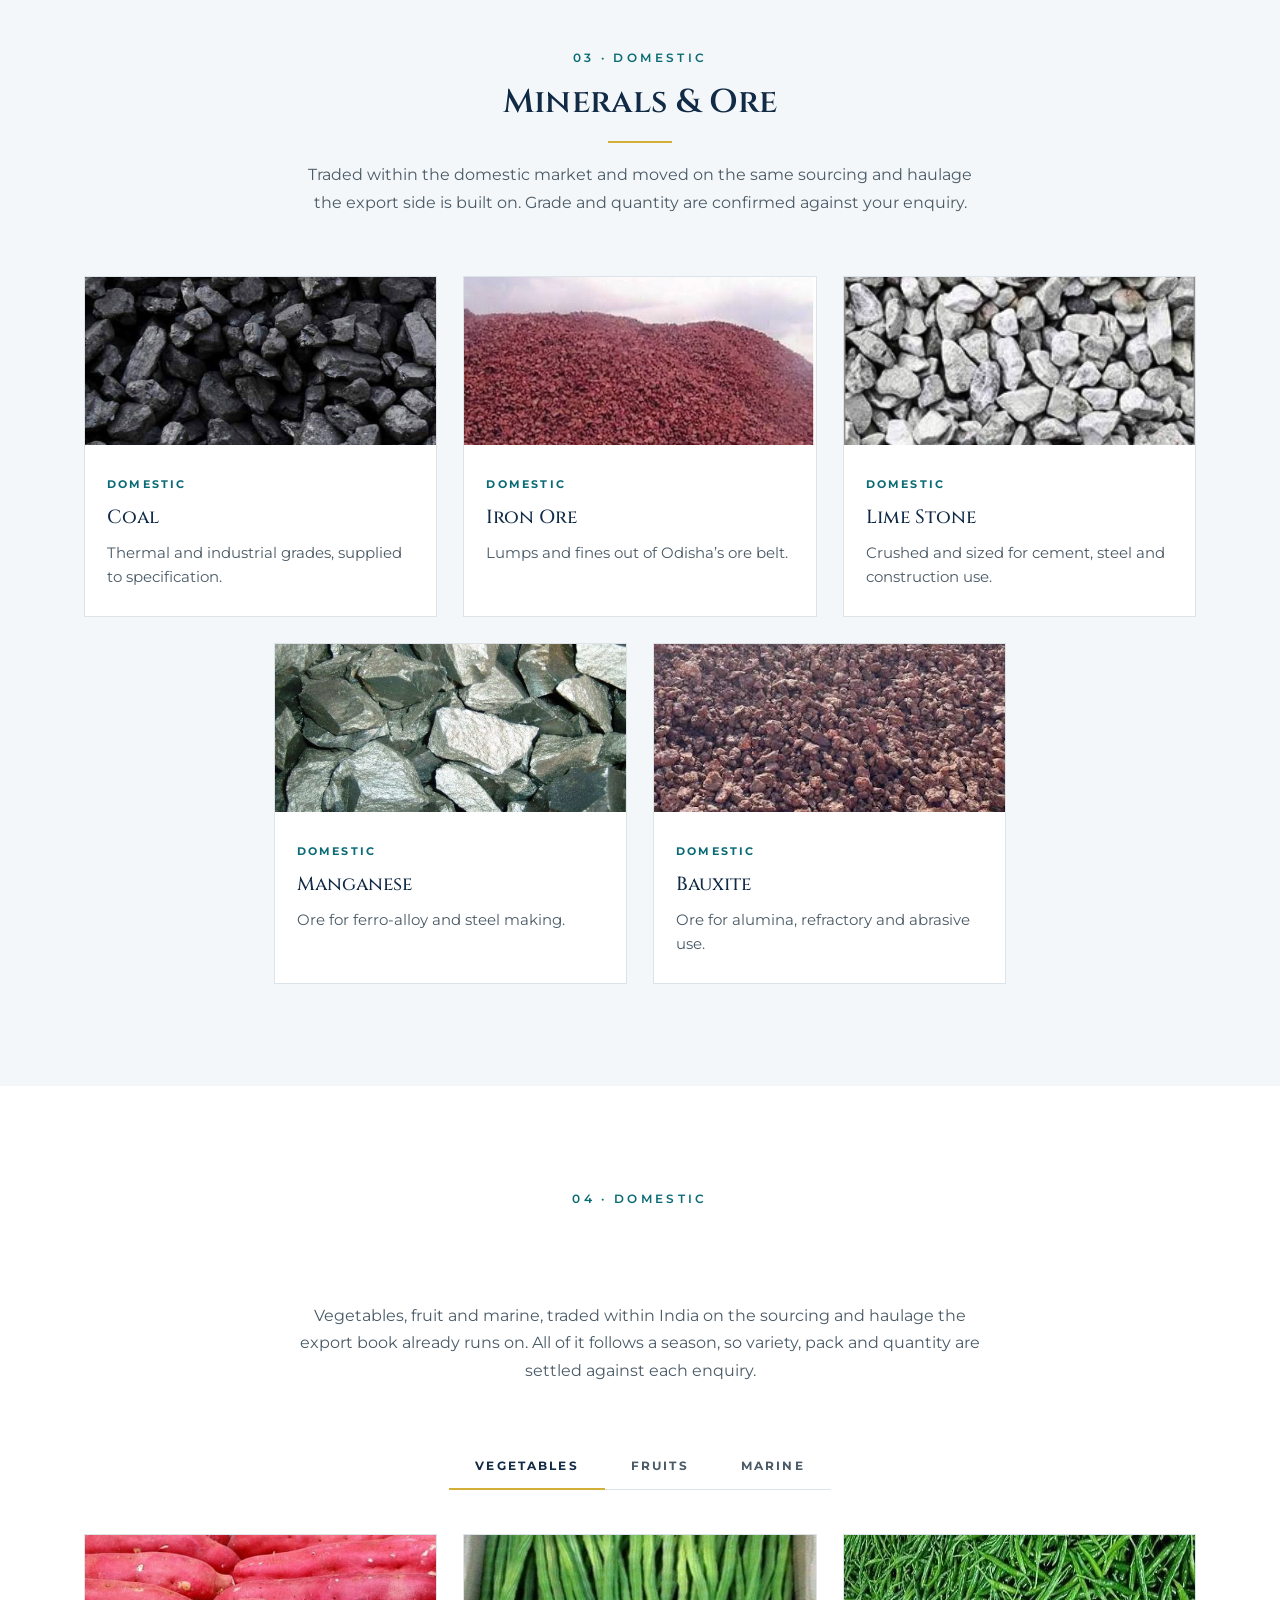
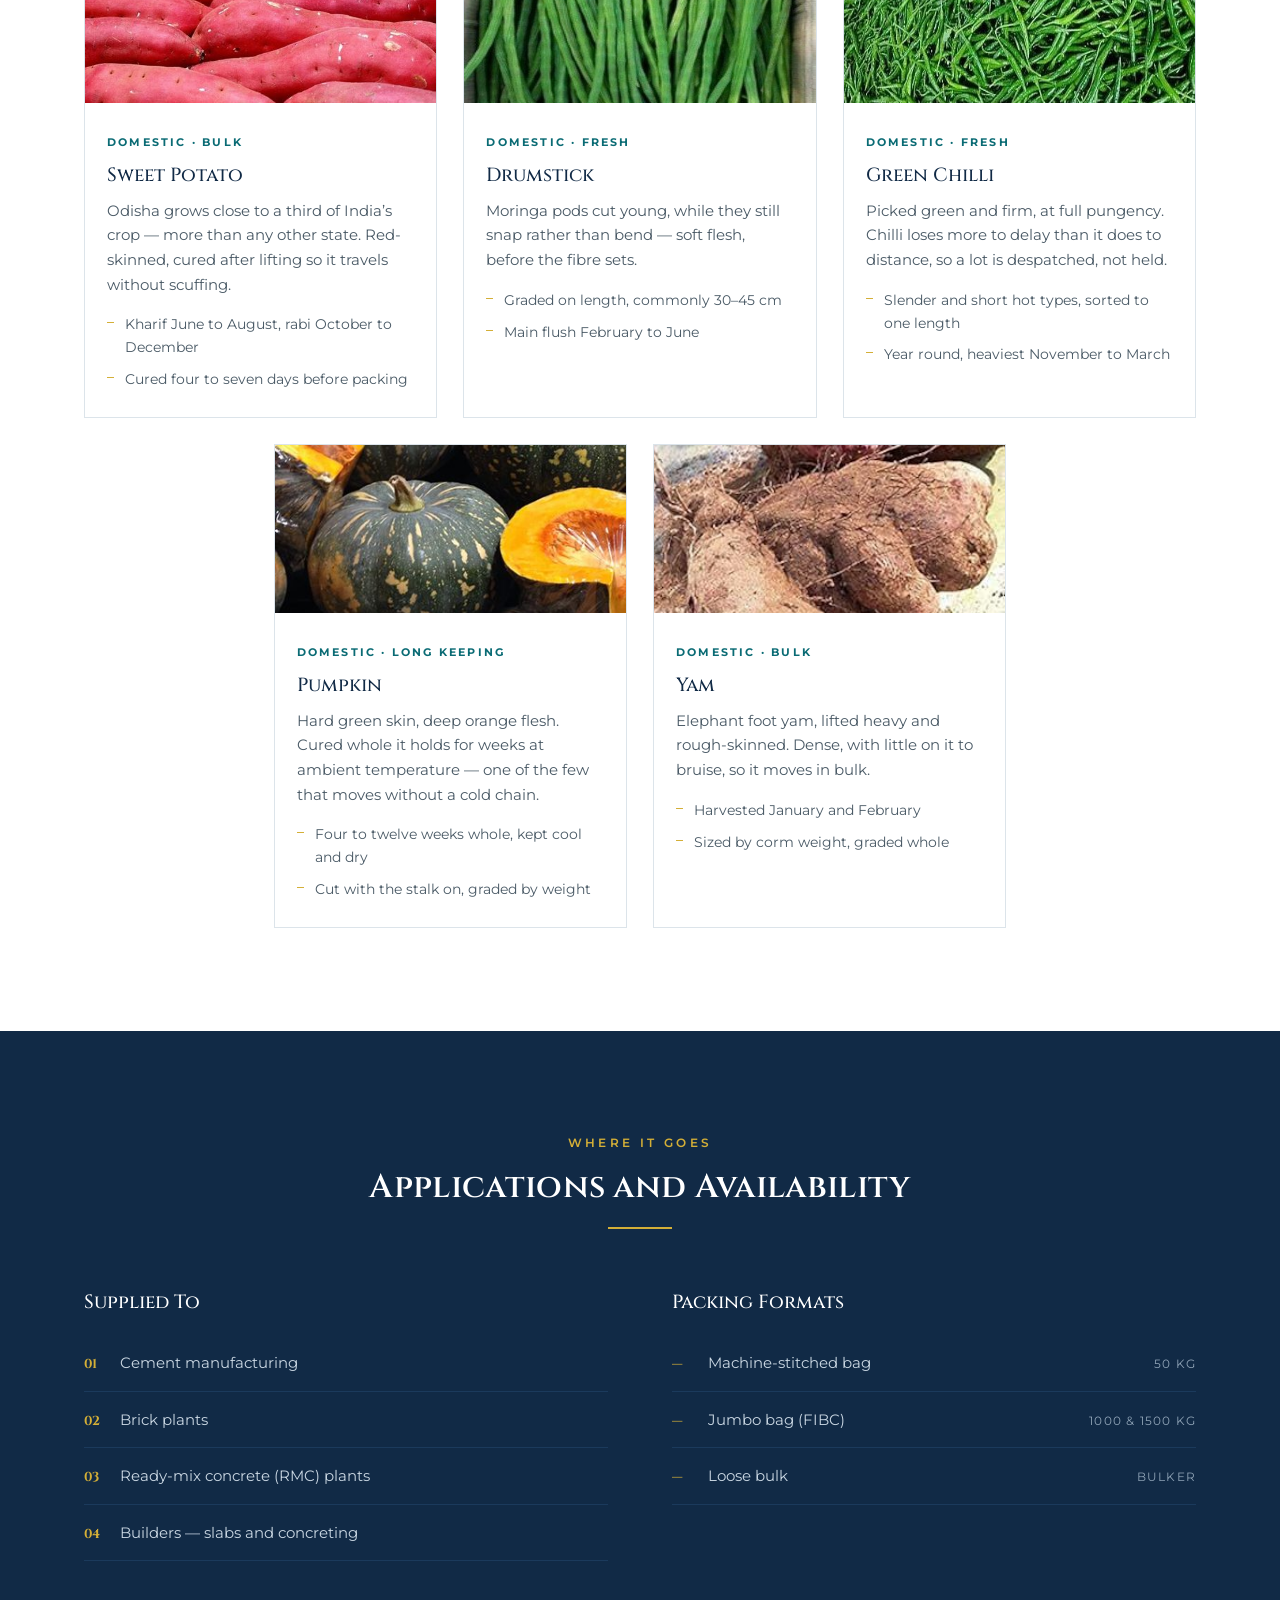
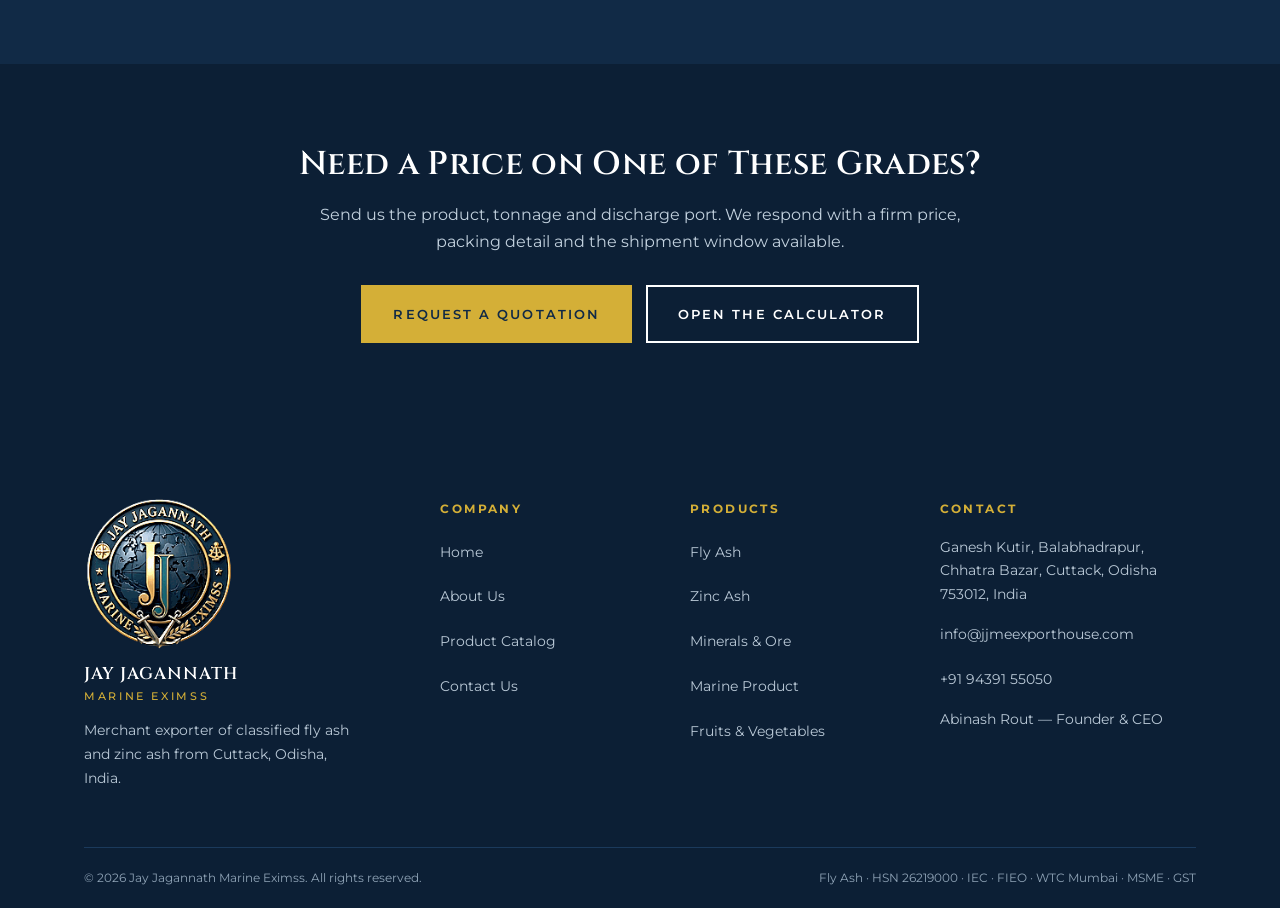
<file: product.html>
<!DOCTYPE html>
<html lang="en">
<head>
<meta charset="utf-8">
<meta name="viewport" content="width=device-width, initial-scale=1">
<title>Products — Fly Ash, Bottom Ash, Pond Ash &amp; Zinc Ash | Jay Jagannath Marine Eximss</title>
<meta name="description" content="Class F and Class C fly ash, bottom ash, pond ash and zinc ash from Cuttack, Odisha. Graded to ASTM C618, BS EN 450 S and IS 3812, supplied in 50 kg bags, jumbo bags and bulkers.">
<meta name="theme-color" content="#112A46">
<link rel="canonical" href="https://www.jayjagannathmarineexim.com/product">

<!-- ═══ ICONS ═══ -->
<link rel="icon" type="image/png" sizes="32x32" href="assets/img/favicon-32.png">
<link rel="apple-touch-icon" href="assets/img/apple-touch-icon.png">
<link rel="manifest" href="site.webmanifest">

<!-- ═══ SOCIAL ═══ -->
<meta property="og:type" content="website">
<meta property="og:site_name" content="Jay Jagannath Marine Eximss">
<meta property="og:title" content="Products — Fly Ash, Bottom Ash, Pond Ash &amp; Zinc Ash">
<meta property="og:description" content="Class F and Class C fly ash, bottom ash, pond ash and zinc ash, graded to ASTM C618, BS EN 450 S and IS 3812.">
<meta property="og:url" content="https://www.jayjagannathmarineexim.com/product">
<meta property="og:image" content="https://www.jayjagannathmarineexim.com/assets/img/og-image.jpg">
<meta name="twitter:card" content="summary_large_image">

<!-- ═══ FONTS ═══ -->
<link rel="preconnect" href="https://fonts.googleapis.com">
<link rel="preconnect" href="https://fonts.gstatic.com" crossorigin>
<link href="https://fonts.googleapis.com/css2?family=Cinzel:wght@400;500;600;700&family=Montserrat:wght@400;500;600;700&display=swap" rel="stylesheet">

<!-- ═══ STYLES ═══ -->
<link rel="stylesheet" href="assets/css/styles.css">
<noscript><style>.ptabs{display:none}.ppanel[hidden]{display:block!important}.ppanel-label{display:block}</style></noscript>
</head>
<body>

<div id="prog"></div>

<!-- ═══ HEADER ═══ -->
<header class="hdr">
  <div class="wrap">
    <a class="brand" href="home.html">
      <img src="assets/img/logo.png" srcset="assets/img/logo-56.png 56w, assets/img/logo-64.png 64w, assets/img/logo-88.png 88w, assets/img/logo-128.png 128w, assets/img/logo-176.png 176w, assets/img/logo.png 320w" sizes="(max-width:360px) 50px, (max-width:480px) 56px, (max-width:1080px) 64px, 88px" alt="Jay Jagannath Marine Eximss" width="320" height="320" fetchpriority="high" decoding="async">
      <span class="brand-tx">Jay Jagannath<small>Marine Eximss</small></span>
    </a>
    <nav class="mainnav">
      <a href="home.html">Home</a>
      <a href="about.html">About Us</a>
      <a href="product.html" aria-current="page">Products</a>
      <a href="calculator.html">Calculator</a>
      <a href="contact.html">Contact Us</a>
    </nav>
    <a class="btn btn-gold" href="home.html#enquiry">Request a Quote</a>
    <button id="burger" aria-expanded="false" aria-controls="drawer">Menu</button>
  </div>
  <div id="drawer">
    <a href="home.html">Home</a>
    <a href="about.html">About Us</a>
    <a href="product.html">Products</a>
    <a href="calculator.html">Calculator</a>
    <a href="contact.html">Contact Us</a>
    <a href="home.html#enquiry">Request a Quote</a>
  </div></header>

<!-- ═══ PAGE BANNER ═══ -->
<section class="phero on-navy" id="top">
  <div class="phero-ph">
    <img src="assets/img/thermal-power-plant.jpg" alt="" width="1100" height="825" decoding="async">
  </div>
  <div class="wrap">
    <p class="eyebrow up" style="animation-delay:.05s"><i></i>Product Catalog · HSN 26219000</p>
    <h1 class="up" style="animation-delay:.14s">Our Products</h1>
    <p class="lead up" style="animation-delay:.26s">Fly ash in both classified grades, plus bottom ash, pond ash and zinc ash. Every grade is separated at source and tested before dispatch.</p>
    <div class="pchips up" style="animation-delay:.38s">
      <span>ASTM C618 Class F</span>
      <span>BS EN 450 Cat. S</span>
      <span>IS 3812 Grade</span>
    </div>
  </div>
</section>

<!-- ═══ CATALOG INDEX ═══ -->
<!-- Shortcuts, not a gate. Every category below is on the page and reachable by
     scrolling; these only save the scroll for someone who knows what they want. -->
<section class="sec" id="catalog">
  <div class="wrap">
    <div class="sec-head" style="margin-bottom:0">
      <p class="kicker rv">The Catalog</p>
      <h2 class="rv">What We Trade</h2>
      <div class="rule"></div>
      <p class="lead rv d1" style="margin-top:18px">Fly ash and zinc ash are exported worldwide. The rest of the book is traded within India. Everything is listed below — jump to a category or keep scrolling.</p>
      <nav class="pindex rv d1" aria-label="Product categories">
        <a href="#flyash">Fly Ash</a>
        <a href="#zincash">Zinc Ash</a>
        <a href="#minerals">Minerals &amp; Ore</a>
        <a href="#vegetables">Vegetables</a>
        <a href="#fruits">Fruits</a>
        <a href="#marine">Marine</a>
      </nav>
    </div>
  </div>
</section>

<!-- ═══ FLY ASH ═══ -->
<section class="sec tint" id="flyash">
  <div class="wrap">
    <div class="sec-head">
      <p class="kicker rv">01 · Export</p>
      <h2 class="rv">Fly Ash</h2>
      <div class="rule"></div>
      <p class="lead rv d1" style="margin-top:18px">The fine, powder-like residue left when pulverised coal is burned in a thermal power station — a grey amorphous powder, rich in silica and alumina and spherical in shape. Its properties vary with the coal burned and the efficiency of combustion, which is why we classify every consignment rather than ship it as raw ash.</p>
    </div>

    <div class="gcards" data-stagger>

      <article class="gcard rv">
        <div class="gcard-ph"><img src="assets/img/fly-ash-source.jpg" alt="Thermal power station with its chimney stacks, the source of the fly ash" width="1200" height="533" loading="lazy" decoding="async"></div>
        <div class="gcard-bd">
          <span class="tagline">Source</span>
          <h3>Source of Fly Ash</h3>
          <p>Dry ash is drawn from the electrostatic precipitator hoppers of the thermal station, kept apart from bottom ash and pond ash from the moment it is collected.</p>
        </div>
      </article>

      <article class="gcard rv">
        <div class="gcard-ph"><img src="assets/img/fly-ash.jpg" alt="Class F fly ash, a fine grey powder" width="900" height="900" loading="lazy" decoding="async"></div>
        <div class="gcard-bd">
          <span class="tagline">Export · Low Calcium</span>
          <h3>Fly Ash — Class F</h3>
          <p>From older, harder coals. Low in calcium and rich in silica and alumina; pozzolanic, so it needs a cementing agent to react. Suited to structural concrete in coastal or sulphate-rich conditions.</p>
        </div>
      </article>

      <article class="gcard rv">
        <div class="gcard-ph"><img src="assets/img/fly-ash-class-c.jpg" alt="Class C fly ash, a fine grey powder" width="1000" height="500" loading="lazy" decoding="async"></div>
        <div class="gcard-bd">
          <span class="tagline">Export · High Calcium</span>
          <h3>Fly Ash — Class C</h3>
          <p>From younger, softer coals. Higher in calcium and containing free lime, so it is both pozzolanic and self-cementing. Suited to rapid construction and road base stabilisation.</p>
        </div>
      </article>

      <article class="gcard rv">
        <div class="gcard-ph"><img src="assets/img/bottom-ash.jpg" alt="Bottom ash, a heap of the coarse dark grey fraction from the boiler furnace" width="519" height="618" style="object-position:50% 38%" loading="lazy" decoding="async"></div>
        <div class="gcard-bd">
          <span class="tagline">Domestic · Coarse Grade</span>
          <h3>Bottom Ash</h3>
          <p>The coarse, heavier particles collected at the bottom of the boiler furnace. Higher in unburnt carbon, with no pozzolanic property, so it is supplied as a separate grade.</p>
        </div>
      </article>

      <article class="gcard rv">
        <div class="gcard-ph"><img src="assets/img/ash-pond-loading.jpg" alt="Excavator loading pond ash into a tipper at the ash pond" width="1100" height="331" loading="lazy" decoding="async"></div>
        <div class="gcard-bd">
          <span class="tagline">Domestic · Recovered</span>
          <h3>Pond Ash</h3>
          <p>Fly ash and bottom ash carried as slurry to the ash dyke and recovered from there for bulk civil work — land fill, mine fill and road laying.</p>
        </div>
      </article>

    </div>

    <div class="pstd rv" data-stagger>
      <div><b>ASTM C618</b><span>United States</span></div>
      <div><b>BS EN 450</b><span>Europe</span></div>
      <div><b>IS 3812</b><span>India</span></div>
    </div>
    <p class="pstd-note rv">The international testing standards our fly ash is graded against. A test certificate is issued against the lot before despatch.</p>
  </div>
</section>

<!-- ═══ ZINC ASH ═══ -->
<section class="sec" id="zincash">
  <div class="wrap">
    <div class="pintro">
      <div class="rv">
        <p class="kicker">02 · Export</p>
        <h2>Zinc Ash</h2>
        <p class="lead" style="margin-top:16px">A powdery byproduct formed on the surface of molten zinc during hot-dip galvanisation and metal smelting — metallic zinc particles, zinc oxide and trace impurities.</p>
        <p class="lead" style="margin-top:14px">Exported alongside fly ash, and stocked under cover so a consignment can be drawn against at short notice.</p>
        <div class="pfacts" data-stagger style="margin-top:32px">
          <div class="rv"><b>Export</b><span>Market</span></div>
          <div class="rv"><b>Byproduct</b><span>Origin</span></div>
          <div class="rv"><b>3</b><span>End uses</span></div>
        </div>
        <div class="dw-uses" style="margin-top:26px">
          <span>Zinc sulphate &amp; fertilisers</span>
          <span>Zinc oxide production</span>
          <span>Metal recycling</span>
        </div>
      </div>
      <div class="pintro-ph rv d1">
        <img src="assets/img/zinc-ash.jpg" alt="Zinc ash stockpiled under cover, with a loader working the heaps" width="640" height="360" loading="lazy" decoding="async">
      </div>
    </div>
  </div>
</section>

<!-- ═══ MINERALS & ORE ═══ -->
<section class="sec tint" id="minerals">
  <div class="wrap">
    <div class="sec-head">
      <p class="kicker rv">03 · Domestic</p>
      <h2 class="rv">Minerals &amp; Ore</h2>
      <div class="rule"></div>
      <p class="lead rv d1" style="margin-top:18px">Traded within the domestic market and moved on the same sourcing and haulage the export side is built on. Grade and quantity are confirmed against your enquiry.</p>
    </div>

    <div class="gcards" data-stagger>

      <article class="gcard rv">
        <div class="gcard-ph"><img src="assets/img/min-coal.jpg" alt="Coal, black lumps of varying size" width="500" height="500" loading="lazy" decoding="async"></div>
        <div class="gcard-bd"><span class="tagline">Domestic</span><h3>Coal</h3>
          <p>Thermal and industrial grades, supplied to specification.</p></div>
      </article>

      <article class="gcard rv">
        <div class="gcard-ph"><img src="assets/img/min-iron-ore.jpg" alt="Iron ore, a heap of red-brown crushed rock" width="496" height="403" loading="lazy" decoding="async"></div>
        <div class="gcard-bd"><span class="tagline">Domestic</span><h3>Iron Ore</h3>
          <p>Lumps and fines out of Odisha&rsquo;s ore belt.</p></div>
      </article>

      <article class="gcard rv">
        <div class="gcard-ph"><img src="assets/img/min-limestone.jpg" alt="Limestone, pale grey crushed aggregate" width="250" height="250" loading="lazy" decoding="async"></div>
        <div class="gcard-bd"><span class="tagline">Domestic</span><h3>Lime Stone</h3>
          <p>Crushed and sized for cement, steel and construction use.</p></div>
      </article>

      <article class="gcard rv">
        <div class="gcard-ph"><img src="assets/img/min-manganese.jpg" alt="Manganese ore, metallic grey angular lumps" width="480" height="301" loading="lazy" decoding="async"></div>
        <div class="gcard-bd"><span class="tagline">Domestic</span><h3>Manganese</h3>
          <p>Ore for ferro-alloy and steel making.</p></div>
      </article>

      <article class="gcard rv">
        <div class="gcard-ph"><img src="assets/img/min-bauxite.jpg" alt="Bauxite, a heap of reddish-brown nodular ore" width="387" height="516" loading="lazy" decoding="async"></div>
        <div class="gcard-bd"><span class="tagline">Domestic</span><h3>Bauxite</h3>
          <p>Ore for alumina, refractory and abrasive use.</p></div>
      </article>

    </div>
  </div>
</section>

<!-- ═══ FRESH PRODUCE ═══ -->
<!-- Vegetables, fruit and marine share one grid and differ only in what sits
     in it, so they share a section too. Three more headings down the page
     would have made five near-identical card walls in a row; tabbed, the
     fresh book stays one block and a buyer comparing one against another does
     it in place instead of by scrolling.

     The panels carry the ids the footers of all seven pages already point at
     (#vegetables, #fruits, #marine) rather than the section carrying them, so
     an old link still lands on its own category — product.js opens the right
     tab before anything is scrolled to. Panels two and three ship hidden so
     there is no flash of all three on load; the noscript block in the head
     puts them back and drops the tabs, which is the whole section again for
     anyone without script. -->
<section class="sec" id="produce">
  <div class="wrap">
    <div class="sec-head">
      <p class="kicker rv">04 · Domestic</p>
      <h2 class="rv">Fresh Produce</h2>
      <div class="rule"></div>
      <p class="lead rv d1" style="margin-top:18px">Vegetables, fruit and marine, traded within India on the sourcing and haulage the export book already runs on. All of it follows a season, so variety, pack and quantity are settled against each enquiry.</p>
    </div>

    <div class="ptabs rv d1" role="tablist" aria-label="Fresh produce categories">
      <button class="ptab" type="button" role="tab" id="tab-vegetables" aria-controls="vegetables" aria-selected="true">Vegetables</button>
      <button class="ptab" type="button" role="tab" id="tab-fruits" aria-controls="fruits" aria-selected="false" tabindex="-1">Fruits</button>
      <button class="ptab" type="button" role="tab" id="tab-marine" aria-controls="marine" aria-selected="false" tabindex="-1">Marine</button>
      <span class="ptab-ink" aria-hidden="true"></span>
    </div>

    <div class="ppanel" id="vegetables" role="tabpanel" aria-labelledby="tab-vegetables" tabindex="0">
      <h3 class="ppanel-label">Vegetables</h3>
      <div class="gcards" data-stagger>


      <article class="gcard rv">
        <div class="gcard-ph"><img src="assets/img/veg-sweet-potato.jpg" alt="Sweet potatoes, rows of red-skinned tubers laid out after lifting" width="500" height="333" loading="lazy" decoding="async"></div>
        <div class="gcard-bd">
          <span class="tagline">Domestic · Bulk</span>
          <h3>Sweet Potato</h3>
          <p>Odisha grows close to a third of India&rsquo;s crop &mdash; more than any other state. Red-skinned, cured after lifting so it travels without scuffing.</p>
          <ul>
            <li>Kharif June to August, rabi October to December</li>
            <li>Cured four to seven days before packing</li>
          </ul>
        </div>
      </article>

      <article class="gcard rv">
        <div class="gcard-ph"><img src="assets/img/veg-drumstick.jpg" alt="Fresh drumsticks, long green moringa pods packed upright in a carton" width="500" height="500" loading="lazy" decoding="async"></div>
        <div class="gcard-bd">
          <span class="tagline">Domestic · Fresh</span>
          <h3>Drumstick</h3>
          <p>Moringa pods cut young, while they still snap rather than bend &mdash; soft flesh, before the fibre sets.</p>
          <ul>
            <li>Graded on length, commonly 30&ndash;45 cm</li>
            <li>Main flush February to June</li>
          </ul>
        </div>
      </article>

      <article class="gcard rv">
        <div class="gcard-ph"><img src="assets/img/veg-green-chilli.jpg" alt="Green chillies, a dense mass of slender fresh pods" width="444" height="489" loading="lazy" decoding="async"></div>
        <div class="gcard-bd">
          <span class="tagline">Domestic · Fresh</span>
          <h3>Green Chilli</h3>
          <p>Picked green and firm, at full pungency. Chilli loses more to delay than it does to distance, so a lot is despatched, not held.</p>
          <ul>
            <li>Slender and short hot types, sorted to one length</li>
            <li>Year round, heaviest November to March</li>
          </ul>
        </div>
      </article>

      <article class="gcard rv">
        <div class="gcard-ph"><img src="assets/img/veg-pumpkin.jpg" alt="Pumpkins, mottled green skins stacked with two cut open to show the orange flesh" width="375" height="500" loading="lazy" decoding="async"></div>
        <div class="gcard-bd">
          <span class="tagline">Domestic · Long Keeping</span>
          <h3>Pumpkin</h3>
          <p>Hard green skin, deep orange flesh. Cured whole it holds for weeks at ambient temperature &mdash; one of the few that moves without a cold chain.</p>
          <ul>
            <li>Four to twelve weeks whole, kept cool and dry</li>
            <li>Cut with the stalk on, graded by weight</li>
          </ul>
        </div>
      </article>

      <article class="gcard rv">
        <div class="gcard-ph"><img src="assets/img/veg-yam.jpg" alt="Yam, heavy rough-skinned tubers lifted from the field with the roots still on" width="310" height="500" loading="lazy" decoding="async"></div>
        <div class="gcard-bd">
          <span class="tagline">Domestic · Bulk</span>
          <h3>Yam</h3>
          <p>Elephant foot yam, lifted heavy and rough-skinned. Dense, with little on it to bruise, so it moves in bulk.</p>
          <ul>
            <li>Harvested January and February</li>
            <li>Sized by corm weight, graded whole</li>
          </ul>
        </div>
      </article>

      </div>
    </div>

    <div class="ppanel" id="fruits" role="tabpanel" aria-labelledby="tab-fruits" tabindex="0" hidden>
      <h3 class="ppanel-label">Fruits</h3>
      <div class="gcards" data-stagger>

      <article class="gcard rv">
        <div class="gcard-ph"><img src="assets/img/fruit-mango.jpg" alt="Mangoes, a heap of ripe yellow fruit" width="500" height="308" loading="lazy" decoding="async"></div>
        <div class="gcard-bd">
          <span class="tagline">Domestic · Seasonal</span>
          <h3>Mango</h3>
          <p>Grown across all thirty districts of the state &mdash; Amrapali, Dasheri, Langra, Totapuri. Cut at colour break so it ripens on the way, not on the tree.</p>
          <ul>
            <li>Flowers in February, ripe May to July</li>
            <li>Graded by count and weight per box</li>
          </ul>
        </div>
      </article>

      <article class="gcard rv">
        <div class="gcard-ph"><img src="assets/img/fruit-jackfruit.jpg" alt="Jackfruit, a heap of large green spiked fruit stacked in the sun" width="672" height="900" loading="lazy" decoding="async"></div>
        <div class="gcard-bd">
          <span class="tagline">Domestic · Bulk</span>
          <h3>Jackfruit</h3>
          <p>The heaviest fruit on the list and the least fragile &mdash; thick rind, and it travels whole.</p>
          <ul>
            <li>April to August, overlapping the mango run</li>
            <li>Sold whole, sized by weight</li>
          </ul>
        </div>
      </article>

      <article class="gcard rv">
        <div class="gcard-ph"><img src="assets/img/fruit-guava.jpg" alt="Guavas, pale green fruit stacked on leaves with one cut to show pink flesh" width="253" height="198" loading="lazy" decoding="async"></div>
        <div class="gcard-bd">
          <span class="tagline">Domestic · Twice Yearly</span>
          <h3>Guava</h3>
          <p>Firm, thin-skinned, picked hard before the flesh gives. Two crops a year rather than one.</p>
          <ul>
            <li>A rainy crop and a sweeter winter crop</li>
            <li>Graded by size, packed in single layers</li>
          </ul>
        </div>
      </article>

      <article class="gcard rv">
        <div class="gcard-ph"><img src="assets/img/fruit-watermelon.jpg" alt="Watermelons, dark green rinds stacked in the field with two cut to show red flesh" width="864" height="576" loading="lazy" decoding="async"></div>
        <div class="gcard-bd">
          <span class="tagline">Domestic · Summer</span>
          <h3>Watermelon</h3>
          <p>Dark-rind summer melon, cut with the stalk left on. Heavy, cheap to grow, and it moves by the truckload.</p>
          <ul>
            <li>February to May, ahead of the monsoon</li>
            <li>Sized by weight per fruit</li>
          </ul>
        </div>
      </article>

      </div>
    </div>

    <div class="ppanel" id="marine" role="tabpanel" aria-labelledby="tab-marine" tabindex="0" hidden>
      <h3 class="ppanel-label">Marine</h3>
      <div class="gcards" data-stagger>

      <article class="gcard rv">
        <div class="gcard-ph"><img src="assets/img/sea-tiger-prawn.jpg" alt="Black tiger prawns laid in rows in a white tray" width="450" height="338" loading="lazy" decoding="async"></div>
        <div class="gcard-bd">
          <span class="tagline">Domestic · Graded</span>
          <h3>Black Tiger Prawn</h3>
          <p><i>Penaeus monodon</i>, the black tiger. Sorted by count per kilo and iced at landing.</p>
          <ul>
            <li>Graded on count per kilo</li>
            <li>Moved chilled, not frozen</li>
          </ul>
        </div>
      </article>

      <article class="gcard rv">
        <div class="gcard-ph"><img src="assets/img/sea-mud-crab.jpg" alt="Mud crabs with their claws tied, packed live in a tub" width="597" height="341" loading="lazy" decoding="async"></div>
        <div class="gcard-bd">
          <span class="tagline">Domestic · Live</span>
          <h3>Mud Crab</h3>
          <p><i>Scylla serrata</i> out of the brackish water &mdash; claws tied, sold live and kept that way. Chilika is the crab ground.</p>
          <ul>
            <li>Sold live, graded by weight per crab</li>
            <li>From Chilika and the brackish creeks</li>
          </ul>
        </div>
      </article>

      <article class="gcard rv">
        <div class="gcard-ph"><img src="assets/img/sea-hilsa.jpg" alt="Two hilsa fish, silver-scaled, on a pale ground" width="300" height="202" loading="lazy" decoding="async"></div>
        <div class="gcard-bd">
          <span class="tagline">Domestic · Monsoon</span>
          <h3>Ilisha</h3>
          <p>Hilsa, and a season that opens and shuts with the rain &mdash; the fish runs up the Mahanadi to spawn, and the boats follow it.</p>
          <ul>
            <li>A short run, through the monsoon</li>
            <li>Graded by weight per fish</li>
          </ul>
        </div>
      </article>

      <article class="gcard rv">
        <div class="gcard-ph"><img src="assets/img/sea-pomfret.jpg" alt="Silver pomfret, a catch of flat silver fish" width="612" height="407" loading="lazy" decoding="async"></div>
        <div class="gcard-bd">
          <span class="tagline">Domestic · Graded</span>
          <h3>Pomfret</h3>
          <p>Silver pomfret &mdash; flat, firm-fleshed, and sorted piece by piece rather than by the box.</p>
          <ul>
            <li>Weight grades taken per fish</li>
            <li>Whole, iced and boxed</li>
          </ul>
        </div>
      </article>

      </div>
    </div>
  </div>
</section>

<!-- ═══ APPLICATIONS + PACKING ═══ -->
<section class="sec navy on-navy" id="use">
  <div class="wrap">
    <div class="sec-head">
      <p class="kicker rv">Where It Goes</p>
      <h2 class="rv">Applications and Availability</h2>
      <div class="rule"></div>
    </div>
    <div class="puse">
      <div class="rv">
        <h3>Supplied To</h3>
        <ul data-stagger>
          <li class="rv"><b>01</b>Cement manufacturing</li>
          <li class="rv"><b>02</b>Brick plants</li>
          <li class="rv"><b>03</b>Ready-mix concrete (RMC) plants</li>
          <li class="rv"><b>04</b>Builders — slabs and concreting</li>
        </ul>
      </div>
      <div class="rv d1">
        <h3>Packing Formats</h3>
        <ul data-stagger>
          <li class="rv"><b>—</b>Machine-stitched bag<span>50 kg</span></li>
          <li class="rv"><b>—</b>Jumbo bag (FIBC)<span>1000 &amp; 1500 kg</span></li>
          <li class="rv"><b>—</b>Loose bulk<span>Bulker</span></li>
        </ul>
      </div>
    </div>
  </div>
</section>

<!-- ═══ CTA ═══ -->
<section class="pcta on-navy">
  <div class="wrap">
    <h2 class="rv">Need a Price on One of These Grades?</h2>
    <p class="lead rv d1">Send us the product, tonnage and discharge port. We respond with a firm price, packing detail and the shipment window available.</p>
    <div class="pcta-acts rv d2">
      <a class="btn btn-gold" href="home.html#enquiry">Request a Quotation</a>
      <a class="btn btn-out" href="calculator.html">Open the Calculator</a>
    </div>
  </div>
</section>

<!-- ═══ FOOTER ═══ -->
<footer class="ft">
  <div class="wrap">
    <div class="ft-grid">
      <div class="ft-brand">
        <a class="ft-lockup" href="home.html">
          <img src="assets/img/logo.png" srcset="assets/img/logo-56.png 56w, assets/img/logo-88.png 88w, assets/img/logo-176.png 176w, assets/img/logo.png 320w" sizes="(max-width:640px) 120px, 150px" alt="Jay Jagannath Marine Eximss" width="320" height="320" loading="lazy" decoding="async">
          <span class="brand-tx">Jay Jagannath<small>Marine Eximss</small></span>
        </a>
        <p style="font-size:14px;max-width:30ch">Merchant exporter of classified fly ash and zinc ash from Cuttack, Odisha, India.</p>
      </div>
      <div><h3>Company</h3><ul>
        <li><a href="home.html">Home</a></li><li><a href="about.html">About Us</a></li><li><a href="product.html">Product Catalog</a></li>
        <li><a href="contact.html">Contact Us</a></li>
      </ul></div>
      <div><h3>Products</h3><ul>
        <li><a href="#flyash">Fly Ash</a></li><li><a href="#zincash">Zinc Ash</a></li>
        <li><a href="#minerals">Minerals &amp; Ore</a></li><li><a href="#marine">Marine Product</a></li>
        <li><a href="#fruits">Fruits &amp; Vegetables</a></li>
      </ul></div>
      <div><h3>Contact</h3><ul>
        <li>Ganesh Kutir, Balabhadrapur, Chhatra Bazar, Cuttack, Odisha 753012, India</li>
        <li><a href="mailto:info@jjmeexporthouse.com">info@jjmeexporthouse.com</a></li>
        <li><a href="tel:+919439155050">+91 94391 55050</a></li>
        <li>Abinash Rout — Founder &amp; CEO</li>
      </ul></div>
    </div>
    <div class="ft-bar">
      <span>© 2026 Jay Jagannath Marine Eximss. All rights reserved.</span>
      <span>Fly Ash · HSN 26219000 · IEC · FIEO · WTC Mumbai · MSME · GST</span>
    </div>
  </div>
</footer>

<!-- ═══ WHATSAPP ═══ -->
<a class="wa" href="https://wa.me/919439155050?text=Hello%20Jay%20Jagannath%20Marine%20Eximss%2C%20I%20would%20like%20to%20enquire%20about%20your%20products."
   target="_blank" rel="noopener" aria-label="Chat with us on WhatsApp">
  <svg viewBox="0 0 24 24" fill="currentColor" aria-hidden="true" focusable="false"><path d="M17.472 14.382c-.297-.149-1.758-.867-2.03-.967-.273-.099-.471-.148-.67.15-.197.297-.767.966-.94 1.164-.173.199-.347.223-.644.075-.297-.15-1.255-.463-2.39-1.475-.883-.788-1.48-1.761-1.653-2.059-.173-.297-.018-.458.13-.606.134-.133.298-.347.446-.52.149-.174.198-.298.298-.497.099-.198.05-.371-.025-.52-.075-.149-.669-1.612-.916-2.207-.242-.579-.487-.5-.669-.51-.173-.008-.371-.01-.57-.01-.198 0-.52.074-.792.372-.272.297-1.04 1.016-1.04 2.479 0 1.462 1.065 2.875 1.213 3.074.149.198 2.096 3.2 5.077 4.487.709.306 1.262.489 1.694.625.712.227 1.36.195 1.872.118.571-.085 1.758-.719 2.006-1.413.248-.694.248-1.289.173-1.413-.074-.124-.272-.198-.57-.347M12.05 21.785h-.004a9.87 9.87 0 0 1-5.031-1.378l-.361-.214-3.741.982.998-3.648-.235-.374a9.86 9.86 0 0 1-1.51-5.26c.001-5.45 4.436-9.884 9.888-9.884 2.64 0 5.122 1.03 6.988 2.898a9.825 9.825 0 0 1 2.893 6.994c-.003 5.45-4.437 9.884-9.885 9.884m8.413-18.297A11.815 11.815 0 0 0 12.05 0C5.495 0 .16 5.335.157 11.892c0 2.096.547 4.142 1.588 5.945L.057 24l6.305-1.654a11.882 11.882 0 0 0 5.683 1.448h.005c6.554 0 11.89-5.335 11.893-11.893a11.821 11.821 0 0 0-3.48-8.413Z"/></svg>
</a>

<button id="top-btn" aria-label="Back to top">
  <svg width="18" height="18" viewBox="0 0 18 18" fill="none" stroke="currentColor" stroke-width="2"><path d="M9 15V4M3.5 9.5L9 4l5.5 5.5"/></svg>
</button>

<script src="assets/js/produce-tabs.js"></script>
<script src="assets/js/product.js"></script>
</body>
</html>
</file>
<file: assets/css/styles.css>
/* ═══════════════════════════════════════════════════
   BRAND TOKENS — exactly as specified by the client
   ═══════════════════════════════════════════════════ */
:root{
  --navy:#112A46;          /* base backgrounds & headers      */
  --gold:#D4AF37;          /* key actions & main buttons      */
  --teal:#0A6B74;          /* active accents & hover states   */
  --white:#FFFFFF;         /* content backgrounds & spacing   */

  --navy-2:#0C1F35;        /* deeper navy for strips          */
  --navy-3:#1B3A5C;        /* navy hairlines on dark          */
  --charcoal:#1E2A33;      /* body text on white              */
  --charcoal-2:#4A5A66;    /* secondary text on white         */
  --mist:#F4F7F9;          /* section tint on white           */
  --line:#DCE4EA;          /* hairlines on white              */

  --head:"Cinzel",Georgia,serif;
  --body:"Montserrat",system-ui,sans-serif;

  --h1:clamp(32px,2.2rem + 2.2vw,55px);
  --h2:clamp(24px,1.4rem + 1.1vw,33px);
  --h3:19px;
  --p:16px;

  --gut:clamp(20px,5vw,64px);
  --max:1240px;
  /* height of the sticky header at rest. The mobile hero subtracts it so a
     100svh frame does not push itself a header's worth below the fold. */
  --hdr-h:113px;
  --ease:cubic-bezier(.22,1,.36,1);
}
*,*::before,*::after{box-sizing:border-box}
html{-webkit-text-size-adjust:100%;scroll-behavior:smooth}
body{margin:0;background:var(--white);color:var(--charcoal);font-family:var(--body);font-size:var(--p);font-weight:400;line-height:1.7;-webkit-font-smoothing:antialiased;overflow-x:hidden}
img{display:block;max-width:100%}
a{color:inherit;text-decoration:none}
:focus-visible{outline:2px solid var(--gold);outline-offset:3px}
.wrap{max-width:var(--max);margin-inline:auto;padding-inline:var(--gut)}

h1,h2,h3{font-family:var(--head);margin:0;color:var(--navy)}
h1{font-size:var(--h1);font-weight:700;text-transform:uppercase;line-height:1.12;letter-spacing:.02em}
h2{font-size:var(--h2);font-weight:600;line-height:1.25;letter-spacing:.01em}
h3{font-size:var(--h3);font-weight:500;line-height:1.4}
p{margin:0}
.on-navy,.on-navy h1,.on-navy h2,.on-navy h3{color:var(--white)}
.on-navy p{color:#C9D6E2}

.kicker{font-family:var(--body);font-size:12px;font-weight:600;letter-spacing:.28em;text-transform:uppercase;color:var(--teal);margin:0 0 14px}
.on-navy .kicker{color:var(--gold)}
.lead{font-size:var(--p);color:var(--charcoal-2);max-width:62ch}
.on-navy .lead{color:#C2D1DE}

/* section rhythm — symmetrical, generous, never cluttered */
.sec{padding-block:clamp(56px,8vw,104px)}
.sec-head{text-align:center;max-width:760px;margin:0 auto clamp(36px,5vw,60px)}
.sec-head p.lead{margin-inline:auto}
.rule{width:64px;height:2px;background:var(--gold);margin:18px auto 0;transform:scaleX(0);transform-origin:center;transition:transform .9s var(--ease)}
.rule.in{transform:scaleX(1)}
.tint{background:var(--mist)}
.navy{background:var(--navy)}

/* meridian divider — motif taken from the globe in the mark */
.meridian{display:flex;align-items:center;gap:16px;justify-content:center;padding-block:8px}
.meridian i{height:1px;background:linear-gradient(90deg,transparent,var(--gold));width:min(180px,26vw)}
.meridian i+i{background:linear-gradient(270deg,transparent,var(--gold))}
.meridian b{width:9px;height:9px;background:var(--gold);transform:rotate(45deg);flex:none}

/* buttons */
.btn{display:inline-flex;align-items:center;justify-content:center;gap:10px;font-family:var(--body);font-size:13px;font-weight:600;letter-spacing:.16em;text-transform:uppercase;padding:16px 30px;border:2px solid transparent;cursor:pointer;transition:background .3s,color .3s,border-color .3s}
.btn-gold{background:var(--gold);color:var(--navy)}
.btn-gold:hover{background:var(--teal);color:var(--white)}
.btn-out{border-color:var(--white);color:var(--white)}
.btn-out:hover{background:var(--white);color:var(--navy)}
.btn-navy{background:var(--navy);color:var(--white)}
.btn-navy:hover{background:var(--teal)}

/* ═══ SCROLL PROGRESS ═══ */
#prog{position:fixed;top:0;left:0;height:3px;width:0;background:linear-gradient(90deg,var(--teal),var(--gold));z-index:120;transition:width .12s linear}

/* ═══ BACK TO TOP ═══ */
#top-btn{position:fixed;z-index:110;
  right:calc(22px + env(safe-area-inset-right));
  bottom:calc(22px + env(safe-area-inset-bottom));
  width:50px;height:50px;border:0;background:var(--gold);color:var(--navy);cursor:pointer;display:grid;place-items:center;opacity:0;transform:translateY(14px);pointer-events:none;transition:opacity .4s,transform .4s var(--ease),background .3s}
#top-btn.on{opacity:1;transform:none;pointer-events:auto}
#top-btn:hover{background:var(--teal);color:#fff}

/* ═══ WHATSAPP ═══ */
/* mirrors #top-btn on the opposite edge; square to match the sharp-cornered
   button language. Offsets respect the iOS home-indicator safe area. */
.wa{position:fixed;z-index:110;
  left:calc(22px + env(safe-area-inset-left));
  bottom:calc(22px + env(safe-area-inset-bottom));
  display:inline-grid;place-items:center;width:50px;height:50px;
  background:#25D366;color:#fff;
  box-shadow:0 8px 24px rgba(0,0,0,.26);
  transition:background .3s,transform .35s var(--ease),box-shadow .3s}
.wa svg{width:26px;height:26px}
.wa:hover{background:#1DA851;transform:translateY(-2px);box-shadow:0 12px 28px rgba(0,0,0,.34)}

/* anchors clear the sticky header */
section[id],div[id]{scroll-margin-top:calc(var(--hdr-h) + 3px)}

/* ═══ HEADER ═══ */
.hdr{background:var(--navy);position:sticky;top:0;z-index:90;border-bottom:1px solid var(--navy-3)}
/* Three tracks, not a flex row. With auto margins the leftover width pooled
   into two gaps that grew as the nav shrank — losing the Capabilities tab left
   the five remaining links marooned between a hole on each side. 1fr auto 1fr
   centres the nav against the bar itself, so the gaps stay even whatever the
   nav is carrying, and the brand and the CTA sit hard to their own edges.
   Explicit column numbers matter: with the nav and the CTA hidden under 900px,
   the burger would otherwise fall into the middle track. */
.hdr .wrap{display:grid;grid-template-columns:1fr auto 1fr;align-items:center;
  gap:20px;padding-block:12px}
.brand{grid-column:1;justify-self:start}
.mainnav{grid-column:2;justify-self:center}
.hdr .btn,#burger{grid-column:3;justify-self:end}
.brand{display:flex;align-items:center;gap:14px}
.brand img{width:88px;height:88px;flex:none}
.brand-tx{font-family:var(--head);font-weight:600;font-size:17px;letter-spacing:.06em;color:var(--white);line-height:1.25;text-transform:uppercase;white-space:nowrap}
.brand-tx small{display:block;font-family:var(--body);font-size:11px;font-weight:500;letter-spacing:.24em;color:var(--gold);margin-top:3px;white-space:nowrap}
.mainnav{display:flex;flex-wrap:nowrap;align-items:center;gap:clamp(12px,1.6vw,26px)}
.mainnav a{font-size:clamp(12px,.5vw + .46rem,15px);font-weight:600;letter-spacing:.09em;text-transform:uppercase;white-space:nowrap;color:#D3DEE8;padding-block:6px;border-bottom:2px solid transparent;transition:color .25s,border-color .25s}
.mainnav a:hover{color:var(--gold);border-bottom-color:var(--gold)}
.hdr .btn{padding:14px 20px;font-size:13px;letter-spacing:.12em;white-space:nowrap}
#burger{display:none;background:none;border:1px solid var(--navy-3);color:var(--white);padding:10px 14px;font-family:var(--body);font-size:11px;font-weight:600;letter-spacing:.16em;text-transform:uppercase;cursor:pointer}
#drawer{display:none;background:var(--navy-2);border-top:1px solid var(--navy-3)}
#drawer.open{display:block}
/* the burger is hidden above 900px, so a menu left open before a resize
   or rotate would otherwise stay stuck under the header */
@media(min-width:901px){#drawer,#drawer.open{display:none}}
#drawer a{display:block;padding:15px var(--gut);color:#D3DEE8;font-size:13px;font-weight:600;letter-spacing:.12em;text-transform:uppercase;border-bottom:1px solid var(--navy-3)}

/* ═══ HERO ═══ */
/* One screen, measured from under the header rather than from the top of the
   document - the bar is in flow above this, so a plain 100svh always ran a
   header taller than the space it had and pushed its own last line past the
   fold. svh rather than vh so mobile browser chrome cannot do the same thing
   again as it retracts; the vh line is the fallback for engines without svh. */
.hero{position:relative;background:var(--navy);overflow:hidden;display:flex;flex-direction:column;
  min-height:clamp(620px,calc(94vh - var(--hdr-h)),940px);
  min-height:clamp(620px,calc(100svh - var(--hdr-h)),940px)}
/* The photograph is a pale, cool composite — bright sky, a white flare through
   the middle — so white type needs help. It is graded down into the navy range
   rather than dimmed flat, which would have thrown away the gantries and the
   hull the way the old network wash did. */
.hero-ph{position:absolute;inset:0;z-index:0;overflow:hidden}
.hero-ph img{width:100%;height:100%;object-fit:cover;object-position:58% center;
  filter:saturate(.8) contrast(1.08) brightness(.72);
  animation:kb 26s ease-in-out infinite alternate}
/* Scale, not translate: a slow push-in never uncovers its own edge, so there is
   no strip of bare navy to appear at the crown the way the parallax bands had. */
@keyframes kb{from{transform:scale(1.02)}to{transform:scale(1.11)}}

/* Directional: heavy under the type on the left, clearing across the middle so
   the vessel and the freighters read, then navy again at the foot so the facts
   strip and the section beneath it join without a seam. The teal and gold casts
   from the old veil survive at low strength to keep the palette. */
.hero-veil{position:absolute;inset:0;z-index:1;
  background:
    linear-gradient(90deg,rgba(7,20,36,.86) 0%,rgba(8,22,39,.62) 30%,rgba(10,26,45,.22) 62%,rgba(12,31,53,.1) 100%),
    linear-gradient(180deg,rgba(9,24,41,.6) 0%,transparent 24%,transparent 66%,rgba(9,24,41,.8) 100%),
    radial-gradient(70% 60% at 12% 30%,rgba(10,107,116,.3),transparent 62%),
    radial-gradient(50% 50% at 92% 88%,rgba(212,175,55,.1),transparent 65%)}
.hero-grid{position:absolute;inset:0;z-index:2;opacity:.28;
  background-image:linear-gradient(rgba(255,255,255,.032) 1px,transparent 1px),linear-gradient(90deg,rgba(255,255,255,.032) 1px,transparent 1px);
  background-size:64px 64px}
/* Wider than the site's 1240 container on purpose. Inside 1240 the copy sat
   340px in from the edge of a 1920 screen with scrim either side, which is what
   made a left-aligned block read as floating in the middle of the picture.
   Centred in the frame, not anchored to its foot. margin-top:auto used to push
   the copy down against the facts strip, which balanced it; with the strip gone
   the same rule left the whole surplus standing above the type as one empty
   band. margin-block:auto splits that surplus evenly instead, and the padding
   is symmetric so the type itself centres, not just its box. */
.hero .wrap{position:relative;z-index:4;max-width:1440px;margin-block:auto;
  padding-block:clamp(40px,6vw,72px)}
/* A flat ceiling, no percentage. Twice now a percentage cap has resolved below
   what the tagline needs at some width and folded it — 64% of the container is
   about 400px on a mid-size window, and that line is 555px. The wrap already
   limits the measure; this only stops the block running the full 1440. */
.hero-tx{max-width:900px}

.eyebrow{display:flex;align-items:center;gap:12px;font-size:11px;font-weight:700;letter-spacing:.26em;text-transform:uppercase;color:var(--gold);margin:0 0 20px}
.hero .eyebrow,.hero-kin{text-shadow:0 1px 18px rgba(5,14,26,.8)}
.eyebrow i{display:block;width:40px;height:1px;background:var(--gold);flex:none}
/* On a phone this line is wider than the column and breaks, and left to itself
   it broke after the second separator - a full line, then "Est. 2017" alone
   under a dangling middot. Balancing splits it evenly between the two, and
   browsers without text-wrap fall back to exactly the behaviour above. */
.hero .eyebrow span{text-wrap:balance}
/* Two lines, always — the lockup reads "Jay Jagannath / Marine Eximss" the way
   it does beside the logo in the header. The spans were already block-level,
   but max-width:12ch capped the box below the 13 characters each line actually
   needs (a Cinzel `ch` is the width of a zero, well under its average capital),
   so both lines wrapped again and the name arrived in four. nowrap settles the
   structure; the font-size below keeps it inside the column instead of
   overflowing once nothing can break. */
/* Set as a lockup, not as a sentence: line-height 1.04 instead of the 1.12 h1
   carries elsewhere, so the two lines bind into one mark the way they do beside
   the logo. Tracking eases to .015em because Cinzel needs less of it the larger
   it gets, and the cap rises to 56px into the room the standards strip left. */
.hero h1{color:var(--white);max-width:none;margin:0;font-size:clamp(27px,6vw,88px);
  line-height:1.03;letter-spacing:.015em;text-shadow:0 2px 34px rgba(5,14,26,.72)}
.hero h1 span{display:block;white-space:nowrap}
/* The second line is the header lockup's, enlarged: same family, same weight,
   same two-thirds size step and same .24em, so MARINE EXIMSS reads under the
   name here exactly as it does beside the mark up there. Deliberately shorter
   than the line above rather than tracked out to meet it - a subtitle that
   fills the full measure stops reading as subordinate, which is what a plain
   size drop cannot fix on its own. */
.hero h1 .gold{color:var(--gold);font-family:var(--body);font-weight:500;
  font-size:.6667em;letter-spacing:.24em}
.hero-kin{display:flex;align-items:baseline;gap:14px;flex-wrap:wrap;margin:30px 0 0;font-family:var(--body);font-size:15.5px;font-weight:600;letter-spacing:.2em;text-transform:uppercase;color:#9FB2C4}
.kin{position:relative;display:inline-block;height:1.5em;overflow:hidden;vertical-align:bottom;min-width:14ch}
.kin b{display:block;height:1.5em;line-height:1.5em;color:var(--gold);font-weight:700;transition:transform .7s var(--ease)}

/* entrance */
.up{opacity:0;transform:translateY(28px);animation:up 1s var(--ease) forwards}
@keyframes up{to{opacity:1;transform:none}}


/* ═══ ABOUT ═══ */
.about-grid{display:grid;grid-template-columns:1fr 1fr;gap:clamp(28px,4vw,56px);align-items:stretch}
/* Two numbered plates rather than one photograph: the ash has a source and a
   recovery stage, and naming them says more about the operation than a single
   establishing shot does. Set as documentary plates — index, title, one line of
   caption on navy — which is the same vocabulary as the .std standard cards. */
.about-ph{position:relative;overflow:visible;display:grid;gap:clamp(14px,1.6vw,20px)}
.about-ph::after{content:"";position:absolute;left:-14px;bottom:-14px;width:120px;height:120px;border-left:3px solid var(--gold);border-bottom:3px solid var(--gold)}

.plate{margin:0;background:var(--white);border:1px solid var(--line);box-shadow:0 2px 18px rgba(17,42,70,.07);overflow:hidden}
.plate-img{overflow:hidden}
.plate-img img{display:block;width:100%;height:clamp(148px,16vw,196px);object-fit:cover;transition:transform 1.1s var(--ease)}
.plate:hover .plate-img img{transform:scale(1.055)}

/* The index sits in its own column and spans both text rows, so title and
   caption stack cleanly beside it however long the caption runs. */
.plate figcaption{display:grid;grid-template-columns:auto minmax(0,1fr);gap:3px clamp(12px,1.2vw,16px);
  padding:clamp(13px,1.4vw,17px) clamp(15px,1.6vw,20px);background:var(--navy);color:var(--white)}
/* Aligned to the title, not centred on the block — once the caption wraps to
   two lines a centred index drifts down beside the wrong line. */
.plate-n{grid-row:1 / 3;align-self:start;font-family:var(--head);font-size:clamp(19px,2vw,23px);font-weight:600;line-height:1;color:var(--gold);letter-spacing:.02em}
.plate-t{font-family:var(--head);font-size:clamp(15px,1.3vw,17px);font-weight:600;letter-spacing:.05em;line-height:1.2}
.plate-s{font-size:12.5px;line-height:1.5;color:#A8BACB}

/* One photograph instead of two stacked plates. The figure is a flex column so
   the picture takes whatever height the copy beside it needs and the caption
   stays pinned to the foot — which is what makes the image read as filling the
   column rather than floating at a fixed height in the middle of it. The
   min-height is the floor for the stacked layout below 900px, where there is
   no second column to match. */
.about-plate{display:flex;flex-direction:column;height:100%}
.about-plate .plate-img{flex:1 1 auto;min-height:clamp(300px,34vw,520px)}
.about-plate .plate-img img{height:100%}
/* no index on a single plate, so the caption is one column, not two */
.about-plate figcaption{grid-template-columns:minmax(0,1fr)}
.about-plate .plate-t{font-size:clamp(16px,1.4vw,19px)}
.mv{display:grid;grid-template-columns:1fr 1fr;gap:24px;margin-top:34px}
.mv-card{background:var(--white);border-top:3px solid var(--gold);padding:26px 24px;box-shadow:0 2px 18px rgba(17,42,70,.07)}
.mv-card h3{margin-bottom:10px}
.mv-card p{font-size:15px;color:var(--charcoal-2)}

/* ═══ PRODUCT CATALOG ═══ */
.cat{display:grid;grid-template-columns:repeat(3,1fr);gap:26px}
.card{background:var(--white);border:1px solid var(--line);display:flex;flex-direction:column;position:relative;transition:transform .4s var(--ease),box-shadow .4s var(--ease),border-color .4s}
.card::before{content:"";position:absolute;top:0;left:0;right:0;height:3px;background:var(--gold);transform:scaleX(0);transform-origin:left;transition:transform .5s var(--ease);z-index:2}
.card:hover::before{transform:scaleX(1)}
.card-ph::after{content:"";position:absolute;inset:0;background:linear-gradient(180deg,transparent 55%,rgba(17,42,70,.5));opacity:0;transition:opacity .5s}
.card:hover .card-ph::after{opacity:1}
.card:hover{transform:translateY(-6px);box-shadow:0 16px 40px rgba(17,42,70,.13);border-color:var(--teal)}
.card-ph{height:190px;overflow:hidden;background:var(--navy);position:relative}
.card-ph img{width:100%;height:100%;object-fit:cover;transition:transform .7s var(--ease)}
.card:hover .card-ph img{transform:scale(1.06)}
.card-bd{padding:24px;display:flex;flex-direction:column;gap:12px;flex:1}
.tagline{font-size:11px;font-weight:700;letter-spacing:.2em;text-transform:uppercase;color:var(--teal)}
.card p{font-size:15px;color:var(--charcoal-2)}
.card dl{margin:auto 0 0;border-top:1px solid var(--line);padding-top:14px;display:grid;gap:7px}
.card dl div{display:flex;justify-content:space-between;gap:14px;font-size:13px}
.card dt{color:var(--charcoal-2);font-weight:500}
.card dd{margin:0;font-weight:600;color:var(--navy);text-align:right}

/* ═══ PRODUCT DRAWER ═══ */
#scrim{position:fixed;inset:0;background:rgba(8,20,34,.66);backdrop-filter:blur(3px);opacity:0;visibility:hidden;transition:opacity .45s,visibility .45s;z-index:130}
#scrim.on{opacity:1;visibility:visible}
/* right-hand panel, vertically centred and inset so it never touches the
   viewport edges. The panel itself never scrolls - the photo is pinned and
   only .dw-bd scrolls, so the close button stays reachable however long the
   copy is. */
#draw{position:fixed;z-index:140;top:50%;
  right:clamp(12px,2.2vw,28px);
  width:min(520px,calc(100vw - 40px));
  max-height:calc(100vh - 56px);
  max-height:calc(100dvh - 56px);
  background:var(--white);box-shadow:0 30px 80px rgba(8,20,34,.45);
  display:flex;flex-direction:column;overflow:hidden;
  opacity:0;visibility:hidden;
  transform:translate(34px,-50%);
  transition:opacity .4s var(--ease),transform .5s var(--ease),visibility .5s}
#draw.on{opacity:1;visibility:visible;transform:translate(0,-50%)}
.dw-ph{height:clamp(160px,24vh,230px);position:relative;flex:none;background:var(--navy)}
.dw-ph img{width:100%;height:100%;object-fit:cover}
.dw-x{position:absolute;top:16px;right:16px;width:42px;height:42px;border:0;background:var(--navy);color:var(--gold);cursor:pointer;display:grid;place-items:center;transition:background .3s}
.dw-x:hover{background:var(--gold);color:var(--navy)}
.dw-bd{padding:30px 28px 34px;display:flex;flex-direction:column;gap:16px;
  flex:1 1 auto;min-height:0;overflow-y:auto;overscroll-behavior:contain}
.dw-bd .tagline{color:var(--teal)}
.dw-bd h3{font-size:26px}
.dw-bd p{font-size:15px;color:var(--charcoal-2)}
.dw-spec{margin:6px 0 0;border-top:1px solid var(--line)}
.dw-spec div{display:flex;justify-content:space-between;gap:16px;padding:12px 0;border-bottom:1px solid var(--line);font-size:14px}
.dw-spec dt{color:var(--charcoal-2);font-weight:500}
.dw-spec dd{margin:0;font-weight:600;color:var(--navy);text-align:right}
.dw-uses{display:flex;flex-wrap:wrap;gap:8px}
.dw-uses span{font-size:11px;font-weight:600;letter-spacing:.1em;text-transform:uppercase;color:var(--navy);border:1px solid var(--line);padding:7px 11px}
.card{cursor:pointer}
.card-more{margin-top:14px;font-size:11px;font-weight:700;letter-spacing:.18em;text-transform:uppercase;color:var(--teal);display:flex;align-items:center;gap:8px}
.card-more i{display:block;width:16px;height:1px;background:var(--teal);transition:width .4s var(--ease)}
.card:hover .card-more i{width:30px}

/* ═══ LIGHTBOX ═══ */
/* fades rather than snapping, and matches the drawer's inset so a tall
   certificate never bleeds off the top and bottom of the screen */
#lb{position:fixed;inset:0;background:rgba(8,20,34,.9);display:grid;place-items:center;z-index:150;
  padding:clamp(16px,4vw,28px);overscroll-behavior:contain;
  opacity:0;visibility:hidden;transition:opacity .35s var(--ease),visibility .35s}
#lb.on{opacity:1;visibility:visible}
#lb img{max-width:min(560px,calc(100vw - 40px));max-height:calc(100vh - 120px);max-height:calc(100dvh - 120px);
  width:auto;height:auto;object-fit:contain;background:#fff;padding:clamp(14px,3vw,26px)}
#lb button{position:absolute;top:22px;right:22px;width:46px;height:46px;border:0;background:var(--gold);color:var(--navy);cursor:pointer;font-size:20px}
.cert{cursor:zoom-in}

/* ═══ CLASS TABLE ═══ */
.tbl{width:100%;border-collapse:collapse;font-size:15px;background:var(--white);border:1px solid var(--line)}
.tbl-hint{display:none;margin:12px 0 0;font-size:11.5px;font-weight:600;letter-spacing:.14em;text-transform:uppercase;color:var(--teal)}
/* On navy the teal hint has too little contrast, so it takes the gold the rest
   of the section's small type uses. */
.on-navy .tbl-hint,.navy .tbl-hint{color:var(--gold)}
/* "45 μm" is set in labels that are uppercased, and uppercasing a Greek small
   mu gives a capital Mu - which reads as "45 MM". A thousandfold difference in
   a spec figure, so the unit opts out of the transform. */
.unit{text-transform:none}
.tbl th,.tbl td{padding:16px 20px;text-align:left;border-bottom:1px solid var(--line);vertical-align:top}
.tbl thead th{background:var(--navy);color:var(--white);font-family:var(--head);font-size:var(--h3);font-weight:500;letter-spacing:.02em}
.tbl thead th:first-child{width:170px}
.tbl tbody th{font-weight:600;color:var(--navy);width:170px;background:var(--mist)}
.tbl tbody tr:last-child td,.tbl tbody tr:last-child th{border-bottom:0}
.tbl td{color:var(--charcoal-2)}

/* ═══ CLASSIFICATION BENCH ═══ */
input[type=range]{-webkit-appearance:none;appearance:none;width:100%;height:32px;background:transparent;outline:none;margin:-4px 0 2px}
input[type=range]::-webkit-slider-runnable-track{height:3px;background:var(--navy-3)}
input[type=range]::-moz-range-track{height:3px;background:var(--navy-3)}
input[type=range]::-webkit-slider-thumb{-webkit-appearance:none;width:22px;height:22px;margin-top:-9.5px;border-radius:50%;background:var(--gold);border:3px solid var(--navy);cursor:pointer;transition:transform .2s}
input[type=range]::-webkit-slider-thumb:hover{transform:scale(1.15)}
input[type=range]::-moz-range-thumb{width:22px;height:22px;border-radius:50%;background:var(--gold);border:3px solid var(--navy);cursor:pointer}
.ticks{display:flex;justify-content:space-between;font-size:11px;font-weight:600;letter-spacing:.1em;text-transform:uppercase;color:#9FB2C4}
.ticks b{color:var(--gold);font-weight:700}

/* ═══ LOGISTICS STEPS ═══ */
.steps{display:grid;grid-template-columns:repeat(3,1fr);gap:26px}
.step{background:var(--white);border:1px solid var(--line);padding:28px 24px;position:relative;overflow:hidden;transition:border-color .35s,box-shadow .35s,transform .35s var(--ease)}
.step::after{content:var(--n,"");position:absolute;right:-14px;bottom:-22px;font-family:var(--head);font-size:74px;font-weight:700;color:var(--mist);line-height:1;z-index:0}
.step:hover{transform:translateY(-5px)}
.step>*{position:relative;z-index:1}
.step:hover{border-color:var(--gold);box-shadow:0 12px 32px rgba(17,42,70,.1)}
.step b{display:inline-flex;align-items:center;justify-content:center;width:44px;height:44px;background:var(--navy);color:var(--gold);font-family:var(--head);font-size:17px;font-weight:600;margin-bottom:16px;transition:background .35s}
.step:hover b{background:var(--teal);color:var(--white)}
.step h3{margin-bottom:8px}
.step p{font-size:15px;color:var(--charcoal-2)}










/* ═══ PACKING ═══ */
.packs{display:grid;grid-template-columns:repeat(3,1fr);gap:26px}
.pack{border:1px solid var(--navy-3);padding:30px 26px;text-align:center;transition:background .35s,border-color .35s}
.pack:hover{background:rgba(10,107,116,.24);border-color:var(--gold)}
.pack svg{margin:0 auto 16px;display:block}
.pack h3{color:var(--white);margin-bottom:8px}
.pack p{font-size:14px;color:#B9C8D6}

/* ═══ CALCULATOR ═══ */
.calc{display:grid;grid-template-columns:1.15fr .85fr;border:1px solid var(--line)}
.calc-in{padding:clamp(28px,4vw,44px);background:var(--white)}
.calc-out{padding:clamp(28px,4vw,44px);background:var(--navy);color:var(--white)}
.calc-lbl{font-size:11px;font-weight:700;letter-spacing:.2em;text-transform:uppercase;color:var(--teal);margin:0 0 16px}
.calc-lbl b{color:var(--navy);font-weight:700}
.opts{display:grid;grid-template-columns:repeat(2,1fr);gap:12px}
.opt{background:var(--white);border:1px solid var(--line);padding:16px 14px;font-family:var(--body);font-size:13px;font-weight:600;letter-spacing:.06em;color:var(--charcoal);cursor:pointer;transition:all .3s var(--ease)}
.opt:hover{border-color:var(--teal);color:var(--teal)}
.opt.on{background:var(--navy);border-color:var(--navy);color:var(--white)}
.calc-in input[type=range]{margin-top:6px}
.calc-in input[type=range]::-webkit-slider-runnable-track{background:var(--line)}
.calc-in input[type=range]::-moz-range-track{background:var(--line)}
.calc-in input[type=range]::-webkit-slider-thumb{border-color:var(--white);box-shadow:0 2px 8px rgba(17,42,70,.3)}
.calc-in .ticks{color:var(--charcoal-2)}
.calc-rows{display:grid;gap:0}
.calc-rows div{display:flex;justify-content:space-between;align-items:baseline;gap:16px;padding:15px 0;border-bottom:1px solid var(--navy-3)}
.calc-rows dt{font-size:12px;font-weight:600;letter-spacing:.14em;text-transform:uppercase;color:#9FB2C4}
.calc-rows dd{margin:0;font-family:var(--head);font-size:24px;font-weight:600;color:var(--gold);font-variant-numeric:tabular-nums}
.calc-note{font-size:12px;color:#8FA3B6;margin-top:16px;line-height:1.6}

/* ═══ APPLICATIONS ═══ */
.apps{display:grid;grid-template-columns:1fr 1fr;gap:clamp(28px,4vw,56px)}
.apps ul{list-style:none;margin:0;padding:0}
.apps li{display:flex;align-items:flex-start;gap:12px;padding:13px 0;border-bottom:1px solid var(--line);font-size:15px;transition:padding-left .4s var(--ease),color .3s,opacity .8s var(--ease),transform .8s var(--ease)}
.apps li:hover{padding-left:10px;color:var(--teal)}
.apps li:first-child{border-top:1px solid var(--line)}
.apps li::before{content:"";width:7px;height:7px;background:var(--gold);transform:rotate(45deg);margin-top:8px;flex:none}
.apps h3{margin-bottom:12px}

/* ═══ NETWORK ═══ */
.net{position:relative;overflow:hidden;background:var(--navy)}
/* Slack above and below rather than all at the foot, so the clamped parallax
   in main.js can never pull the picture off its own top edge. It never showed
   before because the wash was all but opaque; at the opacity below it would. */
.net-ph{position:absolute;inset:-12% 0}
/* The map was at .3 under a near-opaque wash, which left the watermark as the
   most legible thing in it. It is already navy and gold — the brand palette —
   so it can carry far more weight than that. */
.net-ph img{width:100%;height:100%;object-fit:cover;opacity:.66;filter:saturate(1.06) contrast(1.05);will-change:transform}
/* Was a 90deg wash, .96 at the left edge — written for copy that sat on the
   left. This section's copy is centred, so the darkening is centred with it:
   a soft pool under the type, and only a light tint everywhere else. */
.net-ph::after{content:"";position:absolute;inset:0;
  background:
    radial-gradient(ellipse 60% 58% at 50% 38%,rgba(8,21,38,.9) 0%,rgba(8,21,38,.7) 40%,rgba(12,31,53,.3) 70%,rgba(12,31,53,.1) 100%),
    linear-gradient(180deg,rgba(12,31,53,.62) 0%,rgba(12,31,53,.14) 24%,rgba(12,31,53,.2) 74%,rgba(12,31,53,.6) 100%)}
.net .wrap{position:relative;z-index:2}
.net h2{text-shadow:0 2px 28px rgba(6,17,30,.7)}
.net .kicker{text-shadow:0 1px 14px rgba(6,17,30,.85)}
.net .lead{text-shadow:0 1px 16px rgba(6,17,30,.8)}
.net-grid{display:grid;grid-template-columns:repeat(4,minmax(0,1fr));gap:1px;background:var(--navy-3);border:1px solid var(--navy-3);margin-top:38px}
/* Translucent now, not solid: the map reads behind the strip instead of being
   blanked out by it, and the blur keeps the gold figures crisp regardless. */
.net-cell{background:rgba(11,28,48,.84);-webkit-backdrop-filter:blur(3px);backdrop-filter:blur(3px);padding:26px 20px;text-align:center}
.net-cell b{display:block;font-family:var(--head);font-size:28px;font-weight:600;color:var(--gold)}
.net-cell span{display:block;font-size:11px;font-weight:600;letter-spacing:.18em;text-transform:uppercase;color:#9FB2C4;margin-top:8px}

/* ═══ CERTIFICATIONS ═══ */
.certs{display:grid;grid-template-columns:repeat(5,1fr);gap:20px}
/* flex rather than grid for the same reason as .qcert-ph — see that rule */
.cert{background:var(--white);border:1px solid var(--line);height:112px;display:flex;align-items:center;justify-content:center;padding:18px;transition:border-color .35s,box-shadow .35s,transform .35s}
.cert:hover{border-color:var(--gold);box-shadow:0 10px 26px rgba(17,42,70,.1);transform:translateY(-4px)}
.cert img{max-width:100%;max-height:100%;object-fit:contain;filter:grayscale(1);opacity:.72;transition:filter .35s,opacity .35s}
.cert:hover img{filter:none;opacity:1}
.std-row{display:grid;grid-template-columns:repeat(3,1fr);gap:20px;margin-bottom:34px}
.std{background:var(--navy);color:var(--white);padding:22px 24px;text-align:center}
.std b{display:block;font-family:var(--head);font-size:var(--h3);font-weight:600;color:var(--gold);letter-spacing:.03em}
.std span{display:block;font-size:12px;font-weight:600;letter-spacing:.14em;text-transform:uppercase;color:#A8BACB;margin-top:7px}

/* ═══════════════════════════════════════════════════
   PRODUCT PAGE
   ═══════════════════════════════════════════════════ */

/* compact page banner - deliberately not full height, so the first
   product block is already in view when the page settles */
.phero{position:relative;background:var(--navy);overflow:hidden;
  padding-block:clamp(56px,9vw,104px) clamp(44px,6vw,76px)}
.phero-ph{position:absolute;inset:0}
.phero-ph img{width:100%;height:112%;object-fit:cover;opacity:.2;will-change:transform}
.phero-ph::after{content:"";position:absolute;inset:0;
  background:linear-gradient(92deg,rgba(17,42,70,.96) 34%,rgba(17,42,70,.66))}
.phero .wrap{position:relative;z-index:2}
.phero h1{font-size:clamp(30px,1.9rem + 1.9vw,48px);text-transform:uppercase;letter-spacing:.02em}
.pchips{display:flex;flex-wrap:wrap;gap:10px;margin-top:26px}
.pchips span{font-size:11px;font-weight:700;letter-spacing:.16em;text-transform:uppercase;
  color:var(--gold);border:1px solid rgba(212,175,55,.42);padding:9px 14px}

/* what fly ash is - text beside a photo */
.pintro{display:grid;grid-template-columns:1.05fr .95fr;gap:clamp(28px,4vw,56px);align-items:center}
.pintro-ph{position:relative}
.pintro-ph img{width:100%;height:clamp(250px,32vw,380px);object-fit:cover}
.pintro-ph::after{content:"";position:absolute;right:-14px;top:-14px;width:110px;height:110px;
  border-top:3px solid var(--gold);border-right:3px solid var(--gold);pointer-events:none}
.pfacts{display:grid;grid-template-columns:repeat(3,1fr);gap:18px;margin-top:30px}
.pfacts div{border-top:2px solid var(--line);padding-top:14px}
.pfacts b{display:block;font-family:var(--head);font-size:20px;color:var(--navy)}
.pfacts span{display:block;font-size:12px;font-weight:600;letter-spacing:.14em;
  text-transform:uppercase;color:var(--charcoal-2);margin-top:5px}


/* bottom / pond / zinc */
.gcards{display:grid;grid-template-columns:repeat(6,1fr);gap:26px}
.gcards>*{grid-column:span 2}
/* Six half-columns rather than three whole ones, so a last row of two can be
   nudged inward by one. Every one of these grids holds five cards, and left
   aligned the trailing pair hangs off the row with a card-wide hole beside it.
   Starting the fourth card at column two centres the pair under the three
   above. The selector is the general case, not a count of five: the card that
   is fourth-from-a-row-start and second-from-last is always the orphan pair. */
.gcards>:nth-child(3n+1):nth-last-child(2){grid-column:2 / span 2}
/* and a last row of one sits dead centre, two half-columns in on either side.
   Both selectors key off a card that starts a row (3n+1) and is near the end,
   so they hold for four cards or seven as well as the five these grids run. */
.gcards>:nth-child(3n+1):last-child{grid-column:3 / span 2}
.gcard{background:var(--white);border:1px solid var(--line);overflow:hidden;
  transition:transform .45s var(--ease),box-shadow .45s,border-color .45s}
.gcard:hover{transform:translateY(-6px);border-color:var(--gold);box-shadow:0 16px 38px rgba(17,42,70,.12)}
.gcard-ph{height:168px;overflow:hidden;background:var(--navy)}
.gcard-ph img{width:100%;height:100%;object-fit:cover;transition:transform .7s var(--ease)}
.gcard:hover .gcard-ph img{transform:scale(1.06)}
.gcard-bd{padding:24px 22px 26px}
.gcard h3{margin:8px 0 10px}
.gcard p{font-size:14.5px;color:var(--charcoal-2);margin:0}
.gcard ul{list-style:none;margin:16px 0 0;padding:0;display:grid;gap:9px}
.gcard li{font-size:13.5px;color:var(--charcoal-2);padding-left:18px;position:relative}
.gcard li::before{content:"";position:absolute;left:0;top:9px;width:7px;height:1px;background:var(--gold)}

/* applications beside packing, on navy */
.puse{display:grid;grid-template-columns:1fr 1fr;gap:clamp(30px,5vw,64px)}
.puse h3{color:var(--white);font-size:var(--h3);margin-bottom:20px}
.puse ul{list-style:none;margin:0;padding:0;display:grid;gap:0}
.puse li{display:flex;align-items:baseline;gap:14px;padding:15px 0;border-bottom:1px solid var(--navy-3);
  font-size:15px;color:#C9D6E2}
.puse li b{font-family:var(--head);font-size:13px;color:var(--gold);flex:none;min-width:22px}
.puse li span{font-size:12px;color:#8FA3B6;margin-left:auto;letter-spacing:.1em;text-transform:uppercase;white-space:nowrap}

/* closing call to action */
.pcta{background:var(--navy-2);text-align:center;padding-block:clamp(48px,7vw,80px)}
.pcta h2{color:var(--white)}
.pcta .lead{margin:16px auto 0}
.pcta-acts{display:flex;gap:14px;justify-content:center;flex-wrap:wrap;margin-top:30px}

@media(max-width:900px){
  .pintro,.puse{grid-template-columns:1fr}
  /* Back to whole columns below the three-across breakpoint: two per row, and
     the centring rule undone at matching specificity so it cannot outrank this. */
  .gcards{grid-template-columns:repeat(2,1fr)}
  .gcards>*,.gcards>:nth-child(3n+1):nth-last-child(2),
  .gcards>:nth-child(3n+1):last-child{grid-column:auto}
  .pintro-ph{order:-1}
}
@media(max-width:640px){
  .gcards,.pfacts{grid-template-columns:1fr}
  .puse li{flex-wrap:wrap}
  .puse li span{margin-left:0;width:100%}
}

/* ═══════════════════════════════════════════════════
   CLASSIFICATION PAGE
   ═══════════════════════════════════════════════════ */

/* threshold figures - the page's signature block */
.thr{display:grid;grid-template-columns:repeat(3,1fr);gap:0;border:1px solid var(--navy-3);background:var(--navy-2)}
.thr-cell{padding:34px 28px;text-align:center;border-right:1px solid var(--navy-3);
  transition:background .45s var(--ease)}
.thr-cell:last-child{border-right:0}
.thr-cell:hover{background:rgba(10,107,116,.22)}
.thr-cell em{display:block;font-style:normal;font-size:11px;font-weight:700;letter-spacing:.2em;
  text-transform:uppercase;color:#8FA3B6;margin-bottom:14px}
.thr-cell b{display:block;font-family:var(--head);font-size:clamp(38px,4.4vw,58px);font-weight:700;
  color:var(--gold);line-height:1}
.thr-cell b i{font-style:normal;font-size:.45em;margin-left:2px}
.thr-cell span{display:block;font-size:13px;color:#C9D6E2;margin-top:12px}

/* why classify - a quiet two column read */
.why{display:grid;grid-template-columns:1fr 1fr;gap:clamp(28px,4.5vw,60px);align-items:start}
.why-note{border-left:3px solid var(--gold);padding:4px 0 4px 22px}
.why-note p{font-size:16.5px;color:var(--charcoal);font-style:italic;margin:0}
.why-note cite{display:block;font-style:normal;font-size:11px;font-weight:700;letter-spacing:.18em;
  text-transform:uppercase;color:var(--teal);margin-top:14px}

/* process rail - a vertical timeline that draws itself in */
.rail{position:relative;max-width:760px;margin-inline:auto;padding-left:clamp(44px,6vw,66px)}
.rail::before{content:"";position:absolute;left:14px;top:6px;bottom:6px;width:1px;background:var(--line)}
.rail::after{content:"";position:absolute;left:14px;top:6px;width:1px;height:var(--fill,0%);
  background:linear-gradient(180deg,var(--gold),var(--teal));transition:height .25s linear}
.rail-step{position:relative;padding-bottom:34px}
.rail-step:last-child{padding-bottom:0}
.rail-step::before{content:"";position:absolute;left:calc(-1 * clamp(44px,6vw,66px) + 9px);top:5px;
  width:11px;height:11px;background:var(--white);border:2px solid var(--line);border-radius:50%;
  transition:border-color .4s,background .4s,transform .4s var(--ease)}
.rail-step.in::before{border-color:var(--gold);background:var(--gold);transform:scale(1.15)}
.rail-step em{display:block;font-style:normal;font-size:11px;font-weight:700;letter-spacing:.2em;
  text-transform:uppercase;color:var(--teal);margin-bottom:7px}
.rail-step h3{margin-bottom:8px}
.rail-step p{font-size:15px;color:var(--charcoal-2);margin:0}

/* standards comparison */
.spec-scroll{overflow-x:auto;-webkit-overflow-scrolling:touch}
.spec{width:100%;min-width:660px;border-collapse:collapse;font-size:15px;background:var(--white);border:1px solid var(--line)}
.spec thead th{background:var(--navy);color:var(--white);font-family:var(--head);font-size:16px;
  font-weight:500;padding:18px 20px;text-align:left;letter-spacing:.02em;border-bottom:0}
.spec thead th:first-child{width:220px;background:var(--navy-2)}
.spec thead th small{display:block;font-family:var(--body);font-size:11px;font-weight:600;
  letter-spacing:.14em;text-transform:uppercase;color:var(--gold);margin-top:5px}
.spec th,.spec td{padding:15px 20px;border-bottom:1px solid var(--line);vertical-align:top}
.spec tbody th{font-weight:600;color:var(--navy);background:var(--mist);text-align:left;font-size:14px}
.spec td{color:var(--charcoal-2)}
.spec tbody tr:last-child th,.spec tbody tr:last-child td{border-bottom:0}
.spec tbody tr{transition:background .3s}
.spec tbody tr:hover td{background:rgba(212,175,55,.07)}
.spec-note{font-size:12.5px;color:var(--charcoal-2);margin:16px 0 0}

@media(max-width:900px){
  .why{grid-template-columns:1fr}
  .thr{grid-template-columns:1fr}
  .thr-cell{border-right:0;border-bottom:1px solid var(--navy-3);padding:26px 24px}
  .thr-cell:last-child{border-bottom:0}
}

/* ═══════════════════════════════════════════════════
   LOGISTICS PAGE
   ═══════════════════════════════════════════════════ */

/* packing formats */














/* route to the vessel - a horizontal track that draws as you scroll */










/* incoterm selector */










/* export document set */









/* ═══════════════════════════════════════════════════
   CALCULATOR PAGE
   ═══════════════════════════════════════════════════ */

.calc-step{display:flex;align-items:center;gap:10px;font-size:11px;font-weight:700;letter-spacing:.2em;
  text-transform:uppercase;color:var(--teal);margin:0 0 16px}
.calc-step i{display:inline-flex;align-items:center;justify-content:center;width:22px;height:22px;
  background:var(--navy);color:var(--gold);font-family:var(--head);font-size:11px;font-style:normal;flex:none}
.calc-step b{color:var(--navy);font-weight:700;margin-left:auto;font-size:14px;letter-spacing:0}
.calc-in .opts+.calc-step,.calc-in input+.calc-step{margin-top:28px}
.seg{display:grid;grid-template-columns:repeat(2,1fr);gap:12px}

/* the payload verdict - the thing this page exists to show */
.cap{border:1px solid var(--navy-3);background:rgba(10,107,116,.16);padding:16px 18px;margin-top:20px}
.cap-h{display:flex;align-items:center;justify-content:space-between;gap:12px;flex-wrap:wrap}
.cap-h span{font-size:11px;font-weight:700;letter-spacing:.18em;text-transform:uppercase;color:#9FB2C4}
.cap-tag{font-size:10.5px;font-weight:700;letter-spacing:.16em;text-transform:uppercase;
  padding:5px 10px;border:1px solid currentColor}
.cap-tag.weight{color:var(--gold)}
.cap-tag.volume{color:#5FD0DC}
.cap p{font-size:13px;color:#B9C8D6;margin:10px 0 0;line-height:1.6}
.cap-bar{height:6px;background:var(--navy-3);margin-top:14px;overflow:hidden}
.cap-bar span{display:block;height:100%;width:0;background:linear-gradient(90deg,var(--teal),var(--gold));
  transition:width .5s var(--ease)}
.cap-lb{display:flex;justify-content:space-between;font-size:11px;font-weight:600;letter-spacing:.1em;
  text-transform:uppercase;color:#8FA3B6;margin-top:8px}

/* value flashes gold when it changes, so the numbers feel live */
@keyframes bump{0%{transform:translateY(-3px);opacity:.5}100%{transform:none;opacity:1}}
.calc-rows dd.bump{animation:bump .32s var(--ease)}

/* assumptions strip */
.assum{display:grid;grid-template-columns:repeat(4,1fr);gap:20px;margin-top:34px}
.assum div{border-top:2px solid var(--line);padding-top:14px}
.assum b{display:block;font-family:var(--head);font-size:19px;color:var(--navy)}
.assum span{display:block;font-size:12px;font-weight:600;letter-spacing:.12em;text-transform:uppercase;
  color:var(--charcoal-2);margin-top:5px}

@media(max-width:900px){
  .assum{grid-template-columns:repeat(2,1fr)}
}
@media(max-width:640px){
  .seg{grid-template-columns:1fr}
  .assum{grid-template-columns:1fr}
}

/* ═══════════════════════════════════════════════════
   NETWORK PAGE
   ═══════════════════════════════════════════════════ */





/* graticule */


/* trade lanes */





/* destination markers */








/* the origin */




/* legend beside the map */









/* share of Indian fly ash exports */







/* what we trade */









/* ═══════════════════════════════════════════════════
   QUALITY PAGE
   ═══════════════════════════════════════════════════ */


.qcert{background:var(--white);border:1px solid var(--line);display:flex;flex-direction:column;
  cursor:zoom-in;overflow:hidden;
  transition:transform .45s var(--ease),box-shadow .45s,border-color .45s}
.qcert:hover,.qcert:focus-visible{transform:translateY(-6px);border-color:var(--gold);
  box-shadow:0 18px 42px rgba(17,42,70,.12)}
/* flex, not grid: a percentage max-height on a *grid* item does not resolve
   against the track here, so tall logos rendered at natural size and spilled
   over the text below. In a fixed-height flex line it resolves correctly. */
.qcert-ph{height:130px;display:flex;align-items:center;justify-content:center;padding:22px;
  background:var(--mist);border-bottom:1px solid var(--line)}
.qcert-ph img{max-width:100%;max-height:100%;object-fit:contain;
  filter:grayscale(1);opacity:.7;transition:filter .4s,opacity .4s,transform .5s var(--ease)}
.qcert:hover .qcert-ph img,.qcert:focus-visible .qcert-ph img{filter:none;opacity:1;transform:scale(1.05)}
.qcert-bd{padding:22px 22px 24px;display:flex;flex-direction:column;gap:8px;flex:1}
.qcert-bd b{font-family:var(--head);font-size:17px;font-weight:600;color:var(--navy)}
.qcert-bd span{font-size:13.5px;color:var(--charcoal-2)}
.qcert-bd i{font-style:normal;font-size:10.5px;font-weight:700;letter-spacing:.18em;text-transform:uppercase;
  color:var(--teal);margin-top:auto;padding-top:12px;display:flex;align-items:center;gap:8px}
.qcert-bd i::after{content:"";height:1px;width:16px;background:var(--teal);transition:width .4s var(--ease)}
.qcert:hover .qcert-bd i::after{width:30px}

/* the analysis table reuses .spec from the classification page */






/* ═══ ENQUIRY ═══ */
.enq-grid{display:grid;grid-template-columns:repeat(3,1fr);gap:22px}
.fld{display:flex;flex-direction:column;gap:8px}
.fld.w3{grid-column:1/-1}
.fld label{font-size:11px;font-weight:600;letter-spacing:.18em;text-transform:uppercase;color:var(--gold)}
.fld input,.fld select,.fld textarea{background:var(--navy-2);border:1px solid var(--navy-3);color:var(--white);font-family:var(--body);font-size:15px;padding:14px 16px;border-radius:0;width:100%;transition:border-color .3s,background .3s}
.fld textarea{min-height:110px;resize:vertical}
.fld input:focus,.fld select:focus,.fld textarea:focus{outline:none;border-color:var(--gold);background:#0A1C2F}
.fld select{appearance:none;cursor:pointer;background-image:linear-gradient(45deg,transparent 50%,var(--gold) 50%),linear-gradient(135deg,var(--gold) 50%,transparent 50%);background-position:calc(100% - 20px) 22px,calc(100% - 14px) 22px;background-size:6px 6px;background-repeat:no-repeat}
/* Product and Packing open on "Select" rather than on their first real option,
   so a submitted value is one the visitor chose. While that placeholder is the
   one showing, the control should read as empty — the same grey the text
   fields would use — not as a confident answer nobody gave.

   :has() is how a select is styled by what is currently chosen; where it is
   unsupported the placeholder simply shows in white, which is the old
   appearance and not a broken one. The dropdown list itself stays white,
   because an option greyed out inside an open menu reads as unavailable. */
.fld select:has(option[value=""]:checked){color:#7C8FA3}
.fld select option{color:var(--white);background:var(--navy-2)}
/* honeypot — taken off screen rather than display:none, which the cruder
   form bots know to skip. A person never sees or tabs into it; anything that
   fills it is discarded by the intake route. */
.hp{position:absolute;left:-9999px;width:1px;height:1px;overflow:hidden}
.enq-foot{display:flex;justify-content:space-between;align-items:center;gap:22px;flex-wrap:wrap;margin-top:28px}
.btn:disabled{opacity:.62;cursor:progress}
.btn-gold:disabled:hover{background:var(--gold);color:var(--navy)}
.enq-note{font-size:13px;color:#A8BACB}
.rcpt{display:none;margin-top:26px;border:1px solid var(--gold);background:rgba(212,175,55,.09);padding:22px 24px}
.rcpt.on{display:block;animation:pop .5s var(--ease)}
@keyframes pop{from{opacity:0;transform:translateY(12px)}to{opacity:1;transform:none}}
.rcpt-h{display:flex;justify-content:space-between;gap:14px;flex-wrap:wrap;font-size:11px;font-weight:600;letter-spacing:.18em;text-transform:uppercase;color:var(--gold)}
.rcpt-r{display:block;font-family:var(--head);font-size:26px;font-weight:600;color:var(--white);margin:10px 0 6px}
.rcpt p{font-size:13px;color:#B9C8D6}

/* ═══ FOOTER ═══ */
.ft{background:var(--navy-2);color:#B9C8D6;padding-block:clamp(48px,7vw,76px) 0}
.ft-grid{display:grid;grid-template-columns:1.5fr 1fr 1fr 1.2fr;gap:36px}
.ft-brand{display:flex;flex-direction:column;gap:16px}
.ft-brand img{width:150px;height:150px}
.ft-lockup{display:flex;flex-direction:column;align-items:flex-start;gap:14px}
.ft-lockup .brand-tx{font-size:17px}
.ft-lockup .brand-tx small{font-size:11px;margin-top:5px}
/* h3, not h4 - the footer sits under the page h2, so h4 skipped a level.
   line-height is pinned because the global h3 rule sets 1.4, where the old
   h4 inherited 1.7 from body; without this the labels would shift. */
.ft h3{font-family:var(--body);font-size:12px;font-weight:700;letter-spacing:.2em;text-transform:uppercase;color:var(--gold);margin:0 0 16px;line-height:1.7}
.ft ul{list-style:none;margin:0;padding:0;display:grid;gap:11px;font-size:14px}
/* a 14px line is an 18px tap target, which is under half what a thumb needs.
   Padding rather than gap, so the target grows without the column stretching
   as much. */
.ft ul a{display:inline-block;padding-block:5px}
.ft a:hover{color:var(--gold)}
.ft-bar{margin-top:clamp(36px,5vw,56px);border-top:1px solid var(--navy-3);padding-block:20px;display:flex;justify-content:space-between;gap:14px;flex-wrap:wrap;font-size:12px;color:#8FA3B6}

/* ═══ REVEAL ═══ */
.rv{opacity:0;transform:translateY(26px);transition:opacity .9s var(--ease),transform .9s var(--ease)}
.rv.in{opacity:1;transform:none}
.d1{transition-delay:.1s}.d2{transition-delay:.2s}

/* ═══ CREDENTIALS STRIP ═══ */
/* Sits directly under the navy hero, so it is deliberately light and shallow —
   a band of proof rather than a full section. The label anchors the left; the
   marks track past it on a loop. */
.creds{background:var(--mist);border-block:1px solid var(--line);padding-block:clamp(30px,4vw,46px)}
.creds-in{display:grid;grid-template-columns:minmax(210px,250px) minmax(0,1fr);gap:clamp(26px,4vw,56px);align-items:center}

.creds-head h2{font-size:clamp(21px,1rem+1vw,27px);line-height:1.25;letter-spacing:.01em}
.creds-head .kicker{margin-bottom:10px}
/* The shared .rule is centred; here it belongs on the left with the text. */
.creds-head .rule{margin:14px 0 0}
.creds-note{margin:14px 0 0;font-size:13.5px;line-height:1.65;color:var(--charcoal-2);max-width:34ch}

/* ── marquee ──
   The track holds the five marks repeated enough times to overflow the rail
   twice over, and slides left by exactly one set before restarting — so the
   seam never lands on screen. --shift is measured in main.js rather than
   guessed, because the set's width depends on the card size at that viewport.
   Marks carry margin-right instead of a flex gap so one set's width includes
   its own trailing space; with gap, the seam would jump by one gap each lap. */
.creds-marquee{position:relative;overflow:hidden}
/* Fades the marks in and out at the rails instead of clipping them dead. */
.creds-marquee{-webkit-mask-image:linear-gradient(90deg,transparent,#000 6%,#000 94%,transparent);mask-image:linear-gradient(90deg,transparent,#000 6%,#000 94%,transparent)}
.creds .certs{display:flex;flex-wrap:nowrap;width:max-content;animation:creds-run var(--dur,34s) linear infinite}
@keyframes creds-run{from{transform:translate3d(0,0,0)}to{transform:translate3d(calc(-1 * var(--shift,50%)),0,0)}}
/* Let a reader stop the row to look at a mark, by pointer or by keyboard. */
.creds-marquee:hover .certs,.creds-marquee:focus-within .certs{animation-play-state:paused}

.creds .cert{flex:0 0 auto;width:clamp(150px,15vw,196px);margin-right:clamp(10px,1.2vw,16px);
  height:clamp(92px,8.6vw,116px);padding:clamp(10px,1.1vw,16px);border-radius:3px;background:var(--white)}
/* Filling the box and letting object-fit letterbox is what actually makes the
   marks large. Left to max-width/max-height the img keeps its intrinsic size
   and floats small in the middle of the card. */
.creds .cert img{width:100%;height:100%;object-fit:contain}
/* Five marks with five unrelated palettes clash at full saturation, but at
   this size heavy greying makes them unreadable. A light touch settles the row
   without hiding anything; hover restores true colour. */
.creds .cert img{filter:grayscale(.3);opacity:.92}
.creds .cert:hover img,.creds .cert:focus-visible img{filter:none;opacity:1}

@media(max-width:960px){
  .creds-in{grid-template-columns:minmax(0,1fr);gap:24px}
  .creds-head{text-align:center}
  .creds-head .rule{margin-inline:auto}
  .creds-note{margin-inline:auto}
  /* The br only earns its keep in the two-column layout. Hidden here, the
     space left before it in the markup keeps the two words apart. */
  .creds-head h2 br{display:none}
}

/* A moving row is exactly what this asks us to stop. Falls back to the static
   wrapped set, which is why the cards keep a sane fixed width above. */
@media(prefers-reduced-motion:reduce){
  .creds-marquee{-webkit-mask-image:none;mask-image:none}
  .creds .certs{animation:none;width:auto;flex-wrap:wrap;justify-content:center}
  .creds .cert{margin:0 clamp(5px,.6vw,8px) clamp(10px,1.2vw,16px)}
}

/* ═══ RESPONSIVE ═══ */
/* The burger only takes over at 900px, so every width from there up has to
   hold the brand, the five-tab nav and the CTA on one line. With the wide
   Capabilities tab shelved the bar has room to spare — modelled centred with
   at least 56px of slack at the tightest point, 901px — so these two steps
   only ease the tracking and the CTA, and the wordmark stays at every width.
 */
@media(max-width:1240px){
  /* .brand-tx is nowrap by design, so it has to give first */
  .brand-tx{font-size:13.5px;letter-spacing:.04em}
  .brand-tx small{font-size:9px;letter-spacing:.16em}
  .hdr .wrap{gap:16px}
  .mainnav a{letter-spacing:.06em}
  .hdr .btn{padding:12px 16px;font-size:11.5px;letter-spacing:.1em}
}
@media(max-width:1080px){
  /* the mark scales at every step, and --hdr-h follows the bar it measures */
  :root{--hdr-h:89px}
  .brand img{width:64px;height:64px}
  .hdr .wrap{gap:12px}
  .mainnav a{letter-spacing:.02em}
  .hdr .btn{padding:11px 13px;font-size:10.5px;letter-spacing:.06em}
}

@media(max-width:1080px){
  .cat,.steps,.packs{grid-template-columns:repeat(2,1fr)}
  .certs{grid-template-columns:repeat(3,1fr)}
  .enq-grid{grid-template-columns:repeat(2,1fr)}
  .ft-grid{grid-template-columns:1fr 1fr}
  .net-grid{grid-template-columns:repeat(2,minmax(0,1fr))}
}
@media(max-width:900px){
  .calc{grid-template-columns:1fr}
  .mainnav,.hdr .btn{display:none}
  #burger{display:block}
  .about-grid,.apps{grid-template-columns:1fr}
  .about-ph{order:-1}

  /* MOBILE HERO
     Two things made the phone hero open on a band of empty photograph. The
     frame counted the sticky header as free height — 100svh below an 81px
     header is a screen and a bit — and the copy was pinned to the foot with
     margin-top:auto, so every pixel of the surplus pooled above the eyebrow.
     The frame now stops at the header; the centring itself is the base rule's
     margin-block:auto. The floor keeps a portrait proportion on the short
     frames a landscape phone reports. */
  .hero{min-height:max(460px,calc(100vh - var(--hdr-h)));
        min-height:max(460px,calc(100svh - var(--hdr-h)))}
  .hero .wrap{padding-block:clamp(28px,6vw,52px)}
  /* the desktop clamp bottoms out at 27px and then stops responding, so the
     name sat at one fixed size from 640px all the way down to 320px while the
     column kept narrowing. Scaling with the viewport keeps the two nowrap
     lines off the gutters on the narrowest phones still in use. */
  .hero h1{font-size:clamp(24px,7.4vw,40px)}
  .hero-kin{margin-top:22px}
}
@media(max-width:640px){
  /* give the panel a little more of the screen on phones, but keep a margin.
     At this width right:12px leaves it visually centred anyway. */
  #draw{width:calc(100vw - 24px);right:12px;max-height:calc(100vh - 32px);max-height:calc(100dvh - 32px)}
  .dw-bd{padding:24px 20px 28px}
  #lb button{top:14px;right:14px;width:42px;height:42px}
  /* tuck both floating buttons closer to the corners on phones */
  .wa{width:46px;height:46px;left:calc(14px + env(safe-area-inset-left));bottom:calc(14px + env(safe-area-inset-bottom))}
  .wa svg{width:24px;height:24px}
  #top-btn{width:46px;height:46px;right:calc(14px + env(safe-area-inset-right));bottom:calc(14px + env(safe-area-inset-bottom))}
  /* footer lockup is nowrap too - shrink it so it clears narrow phones */
  .ft-brand img{width:120px;height:120px}
  .ft-lockup{gap:12px}
  .ft-lockup .brand-tx{font-size:15px}
  .cat,.steps,.packs,.mv,.std-row,.enq-grid,.ft-grid{grid-template-columns:1fr}
  .certs{grid-template-columns:repeat(2,1fr)}
  .tbl thead th:first-child,.tbl tbody th{width:120px}
  .tbl th,.tbl td{padding:13px 14px;font-size:14px}
  /* the wrapper already scrolls — without a floor the three columns just
     crush to a word per line instead of ever reaching it. But a table that
     scrolls sideways inside the page gives no sign it has more to show, and
     at this width the third column, Class C, is entirely off-screen with
     nothing to say so. The hint below it says so. */
  .tbl{min-width:560px}
  .tbl-hint{display:block}
}

/* ═══ SMALL PHONES ═══
   Below 480px the header lockup, the headline and every letter-spaced
   micro-label stop fitting across a 320–380px screen. Tighten the gutter,
   drop a step of type scale, and let rows that relied on width become
   stacks. Nothing here changes the layout above 480px. */
@media(max-width:480px){
  :root{--h1:clamp(26px,7.4vw,32px);--h2:22px;--gut:18px}

  /* .brand-tx is nowrap by design, so the mark has to shrink with it */
  .hdr .wrap{gap:12px}
  .brand{gap:10px}
  .brand img{width:56px;height:56px}
  .hdr .wrap{padding-block:10px}
  /* the mark steps down here, so the bar the hero subtracts does too */
  :root{--hdr-h:77px}
  .brand-tx{font-size:12.5px;letter-spacing:.03em}
  .brand-tx small{font-size:8.5px;letter-spacing:.14em}
  #burger{padding:9px 11px;font-size:10px;letter-spacing:.12em}
  #drawer a{padding:14px var(--gut);font-size:12px}

  /* one full-width button beats two cramped ones at this width */
  .btn{padding:14px 20px;font-size:12px;letter-spacing:.12em}
  .pcta-acts .btn,.enq-foot .btn{width:100%}

  .eyebrow{font-size:10px;letter-spacing:.18em;gap:8px;margin-bottom:16px}
  .eyebrow i{width:24px}
  .hero-kin{font-size:12.5px;letter-spacing:.14em;gap:8px;margin-top:18px}
  /* no room to clear to the right at this width, so the veil goes vertical:
     dark top and bottom, and the picture reads through the middle */
  .hero-veil{background:
    linear-gradient(180deg,rgba(7,20,36,.9) 0%,rgba(8,22,39,.66) 38%,rgba(9,24,41,.72) 70%,rgba(9,24,41,.92) 100%)}
  .lead{max-width:none}

  .net-cell{padding:20px 10px}
  .net-cell b{font-size:21px}
  .net-cell span{font-size:9.5px;letter-spacing:.12em}

  /* long uppercase term on the left, big number on the right — the pair
     needs the term to give way first */
  .calc-rows dt{font-size:10.5px;letter-spacing:.1em}
  .calc-rows dd{font-size:20px}
  .ticks{flex-wrap:wrap;gap:4px 10px;font-size:9.5px;letter-spacing:.06em}

  .certs{grid-template-columns:1fr 1fr;gap:14px}
  .cert{height:96px;padding:14px}
  .mv-card{padding:22px 20px}
  .card-bd{padding:20px 18px}
  .step{padding:24px 20px}
  
  .pack{padding:26px 20px}

  .enq-foot{margin-top:22px;gap:16px}
  .rcpt{padding:18px 18px}
  .rcpt-r{font-size:20px;overflow-wrap:anywhere}
  .enq-note{font-size:12px;overflow-wrap:anywhere}

  /* ── inner page banner, shared by all six sub-pages ── */
  .phero{padding-block:44px 38px}
  .phero h1{font-size:clamp(26px,7.6vw,34px)}
  .phero .lead{margin-top:14px}
  .pchips{gap:8px;margin-top:20px}
  .pchips span{font-size:10px;letter-spacing:.1em;padding:8px 11px}
  .pintro-ph::after{right:-10px;top:-10px;width:64px;height:64px}

  /* ── product ── */
  .gcard-bd{padding:20px 18px 22px}
  .pfacts b,.assum b{font-size:17px}
  .pfacts span,.assum span{font-size:10.5px;letter-spacing:.1em}

  /* ── classification ── */
  .thr-cell{padding:22px 18px}
  .thr-cell em{font-size:10px;letter-spacing:.14em;margin-bottom:10px}
  .thr-cell b{font-size:clamp(34px,11vw,44px)}
  .thr-cell span{font-size:12px}
  .why-note{padding-left:16px}
  .why-note p{font-size:15px}

  /* ── logistics ── */
  
  
  
  
  
  

  /* ── calculator ── */
  .calc-step{font-size:10px;letter-spacing:.14em;gap:8px}
  .calc-step b{font-size:13px}
  .opt{padding:14px 10px;font-size:12px;letter-spacing:.02em}
  .cap{padding:14px 15px}
  .cap-h span{font-size:10px;letter-spacing:.12em}
  .cap-lb{font-size:10px;letter-spacing:.06em}

  /* ── network ── */
  
  
  
  

  /* ── quality ── */
  .qcert-ph{height:112px;padding:18px}
  
}

/* The map is a fixed 1000×560 viewBox scaled to the column, so its labels
   shrink with it — under about 640px they land near 5px, and bumping them
   enough to read makes the clustered South Asian nodes collide. The legend
   directly below names every market and carries the same shares, so the map
   drops to lanes and nodes and the list does the labelling. Tapping a legend
   row still lights its lane. */
@media(max-width:640px){
  
  /* the origin sits alone in the middle, so it can take the size it needs
     to stay legible once the destination labels are gone */
  
  
  
}

/* the narrowest phones still in use — 320px and 360px */
@media(max-width:360px){
  :root{--gut:15px;--hdr-h:71px}
  .brand img{width:50px;height:50px}
  .brand-tx{font-size:11.5px}
  .brand-tx small{letter-spacing:.1em}
  .btn{padding:13px 16px;font-size:11px;letter-spacing:.1em}
  .certs{gap:12px}
}

@media(prefers-reduced-motion:reduce){
  *{animation-duration:.01ms !important;animation-iteration-count:1 !important;transition-duration:.01ms !important}
  html{scroll-behavior:auto}
  .rv{opacity:1;transform:none}
  .rule{transform:scaleX(1)}
}

/* ═══════════════════════════════════════════════════
   LOGISTICS INTRO — coordination plate + facts panel
   The six steps used to start cold under the heading. The plate carries the
   desk side of the work, the panel beside it answers the three questions a
   buyer asks before reading any of the steps: which port, how far, what term.
   ═══════════════════════════════════════════════════ */
.log-intro{display:grid;grid-template-columns:minmax(0,.98fr) minmax(0,1.02fr);gap:clamp(28px,4vw,58px);align-items:center;margin-bottom:clamp(38px,5vw,62px)}
.log-ph{margin:0;position:relative;border:1px solid var(--line);box-shadow:0 2px 18px rgba(17,42,70,.07)}
/* the mirror of the bracket under the About plates — top-right, not bottom-left */
.log-ph::after{content:"";position:absolute;right:-14px;top:-14px;width:112px;height:112px;border-right:3px solid var(--gold);border-top:3px solid var(--gold);pointer-events:none}
.log-ph-img{overflow:hidden}
.log-ph-img img{display:block;width:100%;height:clamp(208px,24vw,296px);object-fit:cover;transition:transform 1.1s var(--ease)}
.log-ph:hover .log-ph-img img{transform:scale(1.055)}
.log-ph figcaption{display:grid;gap:4px;padding:clamp(13px,1.4vw,17px) clamp(15px,1.6vw,20px);background:var(--navy);color:var(--white)}
.log-ph-t{font-family:var(--head);font-size:clamp(15px,1.3vw,17px);font-weight:600;letter-spacing:.05em;line-height:1.2;color:var(--gold)}
.log-ph-s{font-size:12.5px;line-height:1.5;color:#A8BACB}

.log-say h3{font-size:clamp(19px,1.15rem+.6vw,25px)}
/* The loading ports, set as their own marks rather than as the value half of
   a label-and-value row. Five names never fitted the value column, so the list
   wrapped and left a separator stranded at the end of the line; as marks they
   wrap wherever they need to and carry no separators to strand. Same idea as
   the .band-ports strip further down the page, in the light key this card is
   drawn in, so the two read as one device rather than two. */
.log-ports{margin:26px 0 2px;padding-top:20px;border-top:1px solid var(--line)}
.log-ports-lab{display:block;font-size:10.5px;font-weight:600;letter-spacing:.18em;
  text-transform:uppercase;color:var(--charcoal-2);margin-bottom:14px}
.log-ports-list{list-style:none;margin:0;padding:0;display:flex;flex-wrap:wrap;gap:9px}
.log-ports-list li{font-family:var(--head);font-size:clamp(14px,.95vw,15.5px);font-weight:600;
  color:var(--navy);background:var(--mist);border:1px solid var(--line);padding:9px 15px;
  white-space:nowrap}


/* ═══════════════════════════════════════════════════
   MULTIMODAL BAND — the berth the six steps walk towards
   The first pass veiled the whole photograph to protect the type, and lost the
   quay along with it. The veil is local now: the picture is graded down to a
   navy duotone and left legible, and only the pool directly beneath the type
   is darkened. The foot still resolves to flat --navy, so this band and the
   PACKING section below it read as one dark stretch, not two stacked blocks.
   ═══════════════════════════════════════════════════ */
.band{position:relative;overflow:hidden;background:var(--navy);padding-block:clamp(84px,11vw,150px);text-align:center}
/* Slack above AND below, not just below: the parallax translates the picture
   in both directions, and with the overflow all at the foot a downward shift
   uncovered a strip of bare --navy at the crown — which the dark head of the
   tint gradient then rendered as a hard black line against the white section
   above. Twelve per cent either side is more than the clamped travel in JS. */
.band-ph{position:absolute;inset:-12% 0;z-index:0}
/* Graded, not hidden: brightness pulls the pale sunrise sky down into the navy
   range, while contrast keeps the cranes and the hull reading as structure. */
.band-ph img{width:100%;height:100%;object-fit:cover;object-position:50% 58%;opacity:1;
  filter:saturate(.62) contrast(1.06) brightness(.72);will-change:transform}
/* Tint only — dark at the crown and the foot, near-clear across the middle
   where the vessel and the crane line actually are. */
.band::before{content:"";position:absolute;inset:0;z-index:1;pointer-events:none;
  background:linear-gradient(180deg,rgba(9,24,42,.72) 0%,rgba(12,31,53,.30) 30%,rgba(12,31,53,.26) 58%,rgba(17,42,70,.74) 86%,var(--navy) 100%)}
.band-in{position:relative;z-index:2;max-width:880px}
/* The local scrim — a soft pool behind the copy alone, faded out well before
   the edges of the band, so the photograph survives on either side of it. */
.band-in::before{content:"";position:absolute;z-index:-1;inset:-56px -72px;pointer-events:none;
  background:radial-gradient(ellipse 68% 62% at 50% 50%,rgba(7,20,36,.86) 0%,rgba(7,20,36,.66) 46%,rgba(7,20,36,.22) 70%,transparent 82%)}
.band h2{font-size:clamp(26px,1.35rem + 1.6vw,43px);line-height:1.18;text-shadow:0 2px 30px rgba(6,17,30,.7)}
.band .kicker{text-shadow:0 1px 14px rgba(6,17,30,.8)}
.band .lead{margin:20px auto 0;font-size:clamp(15px,.9rem + .2vw,17.5px);color:#D6E2ED;text-shadow:0 1px 16px rgba(6,17,30,.75)}
.band-ports{display:flex;flex-wrap:wrap;justify-content:center;gap:12px;margin-top:34px}
.band-ports span{font-size:11.5px;font-weight:600;letter-spacing:.2em;text-transform:uppercase;color:#EEF4F9;
  border:1px solid rgba(212,175,55,.62);background:rgba(9,24,42,.5);-webkit-backdrop-filter:blur(3px);backdrop-filter:blur(3px);
  padding:11px 22px;transition:background .35s,border-color .35s,color .35s}
.band-ports span:hover{background:rgba(212,175,55,.18);border-color:var(--gold);color:var(--white)}

/* ═══════════════════════════════════════════════════
   FIND US — address card beside the Google embed
   The address stays as real text in the card so it is crawlable, copyable and
   still there if the embed is blocked; the iframe is lazy, so nothing loads
   until the visitor has scrolled this far down the page.
   ═══════════════════════════════════════════════════ */
.visit{display:grid;grid-template-columns:minmax(0,.85fr) minmax(0,1.15fr);gap:clamp(20px,2.4vw,32px);align-items:stretch}
.visit-card{background:var(--navy);border-top:3px solid var(--gold);padding:clamp(28px,3vw,40px);display:flex;flex-direction:column}
.visit-card h3{font-size:clamp(18px,1.1vw+.6rem,22px);letter-spacing:.03em}
.visit-card address{font-style:normal;margin-top:12px;font-size:15px;line-height:1.75;color:#C9D6E2}
.visit-meta{margin:26px 0 0;display:grid;border-top:1px solid var(--navy-3)}
.visit-meta>div{display:grid;grid-template-columns:minmax(0,.78fr) minmax(0,1.22fr);gap:14px;align-items:baseline;padding:13px 0;border-bottom:1px solid var(--navy-3)}
.visit-meta dt{font-size:10.5px;font-weight:600;letter-spacing:.18em;text-transform:uppercase;color:#8FA6BC}
.visit-meta dd{margin:0;font-size:14.5px;color:var(--white);overflow-wrap:anywhere}
/* the phone and the email are the two things a visitor on a phone actually
   taps, and as bare inline links they were 19px tall. inline-block plus a
   little vertical padding gives them a thumb-sized target without moving the
   baseline the dt beside them is aligned to. */
.visit-meta a{display:inline-block;padding-block:5px;border-bottom:1px solid rgba(212,175,55,.45);transition:color .3s,border-color .3s}
.visit-meta a:hover{color:var(--gold);border-color:var(--gold)}
.visit-acts{display:flex;flex-wrap:wrap;gap:12px;margin-top:auto;padding-top:28px}
.visit-acts .btn{flex:1 1 auto;padding-inline:22px}

.visit-map{margin:0;display:flex;flex-direction:column;overflow:hidden;background:var(--mist);border:1px solid var(--line);box-shadow:0 2px 18px rgba(17,42,70,.07)}
.visit-map iframe{display:block;width:100%;flex:1 1 auto;border:0;min-height:clamp(330px,36vw,470px)}
.visit-map figcaption{display:flex;flex-wrap:wrap;justify-content:space-between;align-items:center;gap:10px;
  padding:13px clamp(15px,1.6vw,20px);background:var(--navy);color:#A8BACB;font-size:12.5px}
.visit-map figcaption a{display:inline-flex;align-items:center;gap:7px;padding-block:6px;color:var(--gold);font-size:11px;font-weight:600;letter-spacing:.14em;text-transform:uppercase;transition:color .3s}
.visit-map figcaption a:hover{color:var(--white)}

@media(max-width:960px){
  .log-intro{grid-template-columns:1fr;gap:30px}
  .visit{grid-template-columns:1fr}
  .visit-map iframe{min-height:340px}
}
@media(max-width:640px){
  .visit-meta>div{grid-template-columns:1fr;gap:4px}
  /* the pair sat side by side as two cramped taps; .log-cta shared this rule
     and went with the logistics page, taking the live half of it along. */
  .visit-acts .btn{width:100%;flex:1 1 100%}
  .band-ports span{padding:9px 14px;font-size:10.5px;letter-spacing:.14em}
  .visit-map figcaption{justify-content:center;text-align:center}
}

/* ═══════════════════════════════════════════════════
   CREDENTIALS WALL — about page
   The quality page shows the same five marks as light cards on a light
   ground. Here they are framed documents on a dark wall instead: navy card,
   white plate, gold serial. Same .qcert hooks so the lightbox in quality.js
   drives both without a second implementation.
   ═══════════════════════════════════════════════════ */
.cw-seal{display:block;width:44px;margin:0 auto 14px;opacity:0;transform:translateY(10px) scale(.9);
  transition:opacity .9s var(--ease),transform .9s var(--ease)}
.cw-seal.in{opacity:1;transform:none}

/* Six tracks, each card spanning two. Five cards would leave an orphan in a
   three-column grid; spanning across six lets the last two sit centred under
   the first three instead of hanging off to the left. */
.cwall{display:grid;grid-template-columns:repeat(6,1fr);gap:clamp(16px,1.8vw,24px)}
.cwall .qcert{grid-column:span 2;position:relative;background:var(--navy-2);border:1px solid var(--navy-3)}
.cwall .qcert:nth-child(4){grid-column:2 / span 2}
.cwall .qcert:nth-child(5){grid-column:4 / span 2}
.cwall .qcert:hover,.cwall .qcert:focus-visible{border-color:var(--gold);box-shadow:0 22px 46px rgba(4,12,22,.55)}
/* gold rule draws across the head of the card, as on the home product cards */
.cwall .qcert::before{content:"";position:absolute;top:0;left:0;right:0;height:3px;background:var(--gold);
  transform:scaleX(0);transform-origin:left;transition:transform .5s var(--ease);z-index:3}
.cwall .qcert:hover::before,.cwall .qcert:focus-visible::before{transform:scaleX(1)}

/* The mark keeps its white ground — a certificate is a white document, and on
   navy that plate is what makes it read as one hanging on a wall. */
.cwall .qcert-ph{height:clamp(112px,11vw,144px);background:var(--white);border-bottom:1px solid var(--navy-3)}
/* Five unrelated palettes clash at full strength; a light grey settles the row
   without hiding anything, and hover restores true colour. */
.cwall .qcert-ph img{filter:grayscale(.28);opacity:.94}
.cwall .qcert:hover .qcert-ph img,.cwall .qcert:focus-visible .qcert-ph img{filter:none;opacity:1;transform:scale(1.06)}
.cwall .qcert-bd b{color:var(--white)}
.cwall .qcert-bd span{color:#A8BACB}
.cwall .qcert-bd i{color:var(--gold)}
.cwall .qcert-bd i::after{background:var(--gold)}

/* the serial, tabbed into the corner of the plate like a filing mark */
.cw-n{position:absolute;top:0;right:0;z-index:3;font-family:var(--head);font-size:11.5px;font-weight:600;
  letter-spacing:.14em;color:var(--navy);background:var(--gold);padding:6px 11px}
.cw-foot{margin-top:clamp(28px,3vw,40px);text-align:center;font-size:11px;font-weight:600;
  letter-spacing:.2em;text-transform:uppercase;color:#8FA6BC}

@media(max-width:980px){
  .cwall{grid-template-columns:repeat(2,1fr)}
  .cwall .qcert,.cwall .qcert:nth-child(4),.cwall .qcert:nth-child(5){grid-column:auto}
}
@media(max-width:560px){
  .cwall{grid-template-columns:1fr}
  .cw-foot{letter-spacing:.14em;font-size:10px}
}

/* ═══════════════════════════════════════════════════
   CONTACT CHANNELS — contact page
   Three routes to the same desk, given equal weight. Reuses the .mv-card
   plate from the mission and vision pair; only the grid and the value link
   are new, so the cards stay in step with that pattern automatically.
   ═══════════════════════════════════════════════════ */
.ccards{display:grid;grid-template-columns:repeat(3,1fr);gap:24px}
.ccards svg{display:block;margin-bottom:16px}
.ccards h3{margin-bottom:4px}
/* email, phone and WhatsApp are the whole point of this page, and at 27px they
   were the last targets on the site under a thumb's worth of height. */
.ccard-v{display:inline-block;padding-block:4px;margin:2px 0 10px;font-family:var(--head);
  font-size:clamp(15px,.85rem + .35vw,18px);font-weight:600;color:var(--navy);
  border-bottom:1px solid rgba(212,175,55,.55);overflow-wrap:anywhere;
  transition:color .3s,border-color .3s}
.ccard-v:hover{color:var(--teal);border-color:var(--teal)}
/* the telephone card carries two lines. Stacked rather than inline so each
   number keeps its own gold rule at its own width, instead of the two
   underlines meeting as one bar across a wrapped row. */
.ccard-nums{display:flex;flex-direction:column;align-items:flex-start;gap:2px;margin:2px 0 10px}
.ccard-nums .ccard-v{margin:0}

@media(max-width:900px){ .ccards{grid-template-columns:1fr} }

/* ═══════════════════════════════════════════════════
   PRODUCT CATALOG — one scrolling page
   Tabs were the wrong instrument: six of seven categories sat behind a click,
   so a visitor who never pressed anything saw a seventh of the catalogue.
   Everything is stacked and reachable by scrolling now. The index below is a
   shortcut, not a gate — every section is on the page whether it is used
   or not.
   ═══════════════════════════════════════════════════ */
.pindex{display:flex;flex-wrap:wrap;justify-content:center;gap:10px;
  margin-top:clamp(26px,3vw,36px)}
.pindex a{font-size:11.5px;font-weight:700;letter-spacing:.14em;text-transform:uppercase;
  color:var(--navy);border:1px solid var(--line);background:var(--white);padding:10px 16px;
  transition:background .3s,border-color .3s,color .3s}
.pindex a:hover{background:var(--navy);border-color:var(--navy);color:var(--white)}

/* the standards line, set as a strip so the three codes read as credentials */
.pstd{display:grid;grid-template-columns:repeat(3,1fr);gap:1px;background:var(--navy-3);
  border:1px solid var(--navy-3);margin-top:clamp(30px,4vw,46px)}
.pstd div{background:var(--navy);color:var(--white);padding:24px 20px;text-align:center}
.pstd b{display:block;font-family:var(--head);font-size:clamp(16px,1.4vw,19px);font-weight:600;color:var(--gold)}
.pstd span{display:block;font-size:11px;font-weight:600;letter-spacing:.16em;text-transform:uppercase;
  color:#9FB2C4;margin-top:7px}
.pstd-note{margin-top:16px;font-size:13px;color:var(--charcoal-2);text-align:center}

/* Three categories that share a grid and differ only in what sits in it, so
   they share a section and a control instead of taking three headings down
   the page. One ink bar slides between the labels rather than a border per
   tab blinking on and off; JS sets its width and x from the selected button,
   so it tracks whatever the labels measure at the current size. The strip
   never wraps — a wrapped row would put the ink on the wrong line — which is
   why the labels shrink rather than fold on a narrow screen. */
.ptabs{position:relative;display:flex;flex-wrap:nowrap;justify-content:center;
  width:max-content;margin:0 auto clamp(30px,4vw,44px);border-bottom:1px solid var(--line)}
.ptab{flex:none;appearance:none;background:none;border:0;cursor:pointer;
  font-family:var(--body);font-size:12px;font-weight:700;letter-spacing:.18em;
  text-transform:uppercase;color:var(--charcoal-2);padding:14px 26px 16px;transition:color .35s}
.ptab:hover{color:var(--navy)}
.ptab[aria-selected="true"]{color:var(--navy)}
.ptab-ink{position:absolute;left:0;bottom:-1px;height:2px;width:0;background:var(--gold);
  transition:transform .55s var(--ease),width .55s var(--ease);pointer-events:none}
.ppanel{outline:none}
/* the outgoing set lifts and fades; the incoming one staggers in behind it */
.ppanel.is-out{opacity:0;transform:translateY(10px);
  transition:opacity .2s var(--ease),transform .2s var(--ease)}
/* only ever seen with script off, where the panels are stacked and need naming */
.ppanel-label{display:none;text-align:center;margin-bottom:22px}

@media(max-width:640px){
  .ptab{font-size:10.5px;letter-spacing:.1em;padding:12px 13px 14px}
  .pstd{grid-template-columns:1fr}
  .pindex a{font-size:10.5px;letter-spacing:.1em;padding:9px 12px}
}
</file>
